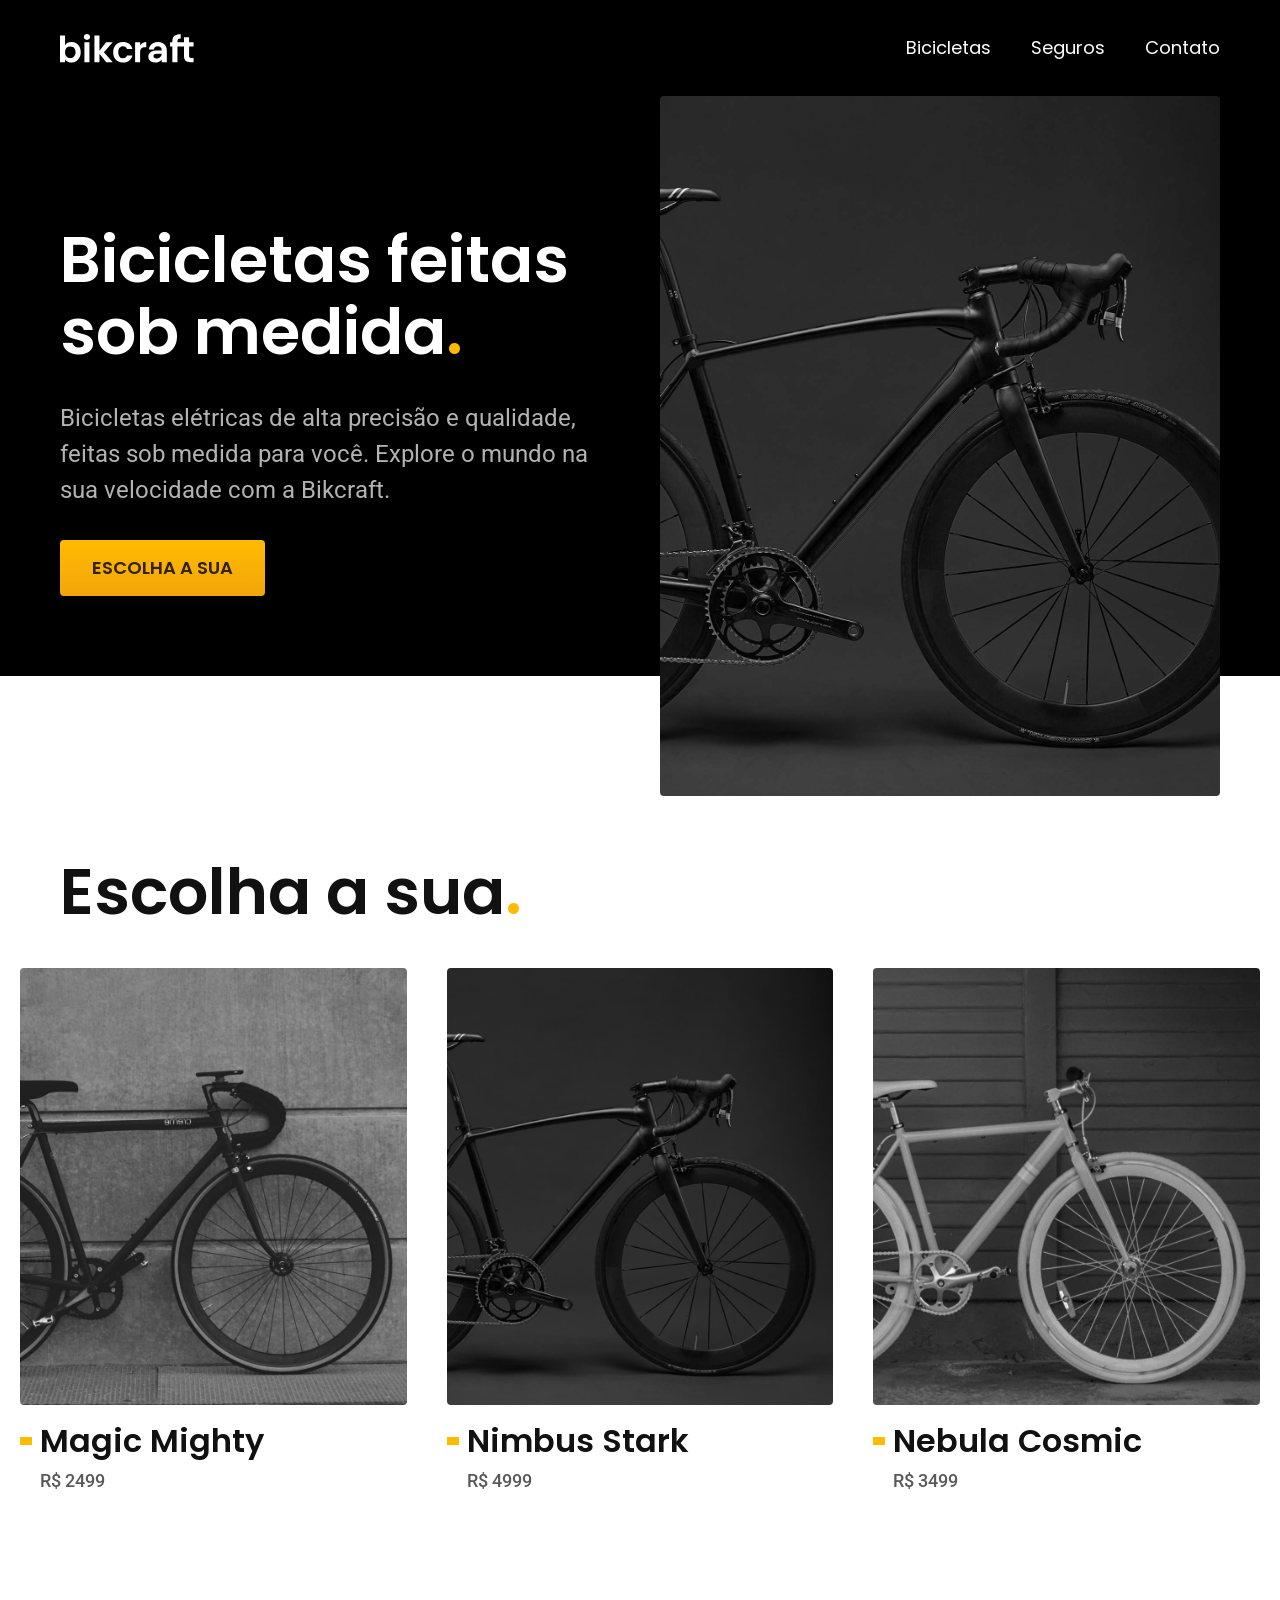
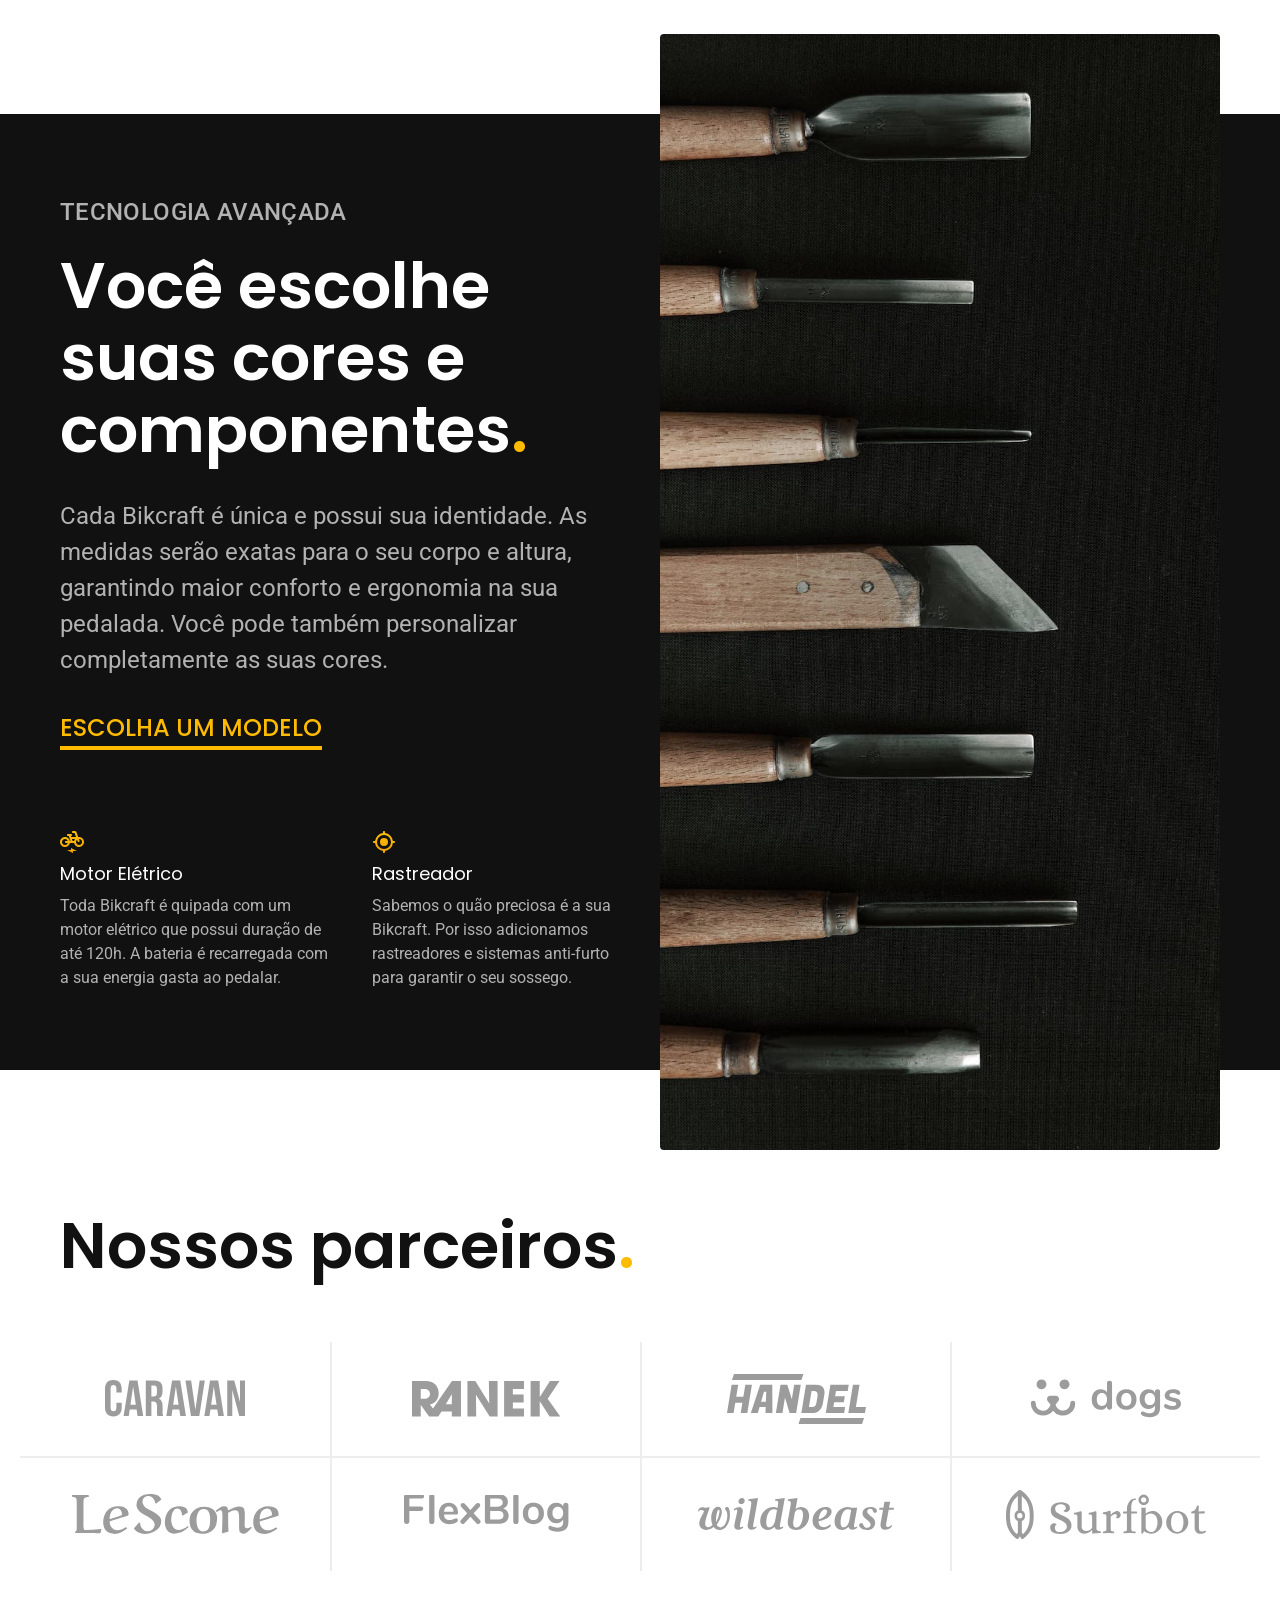
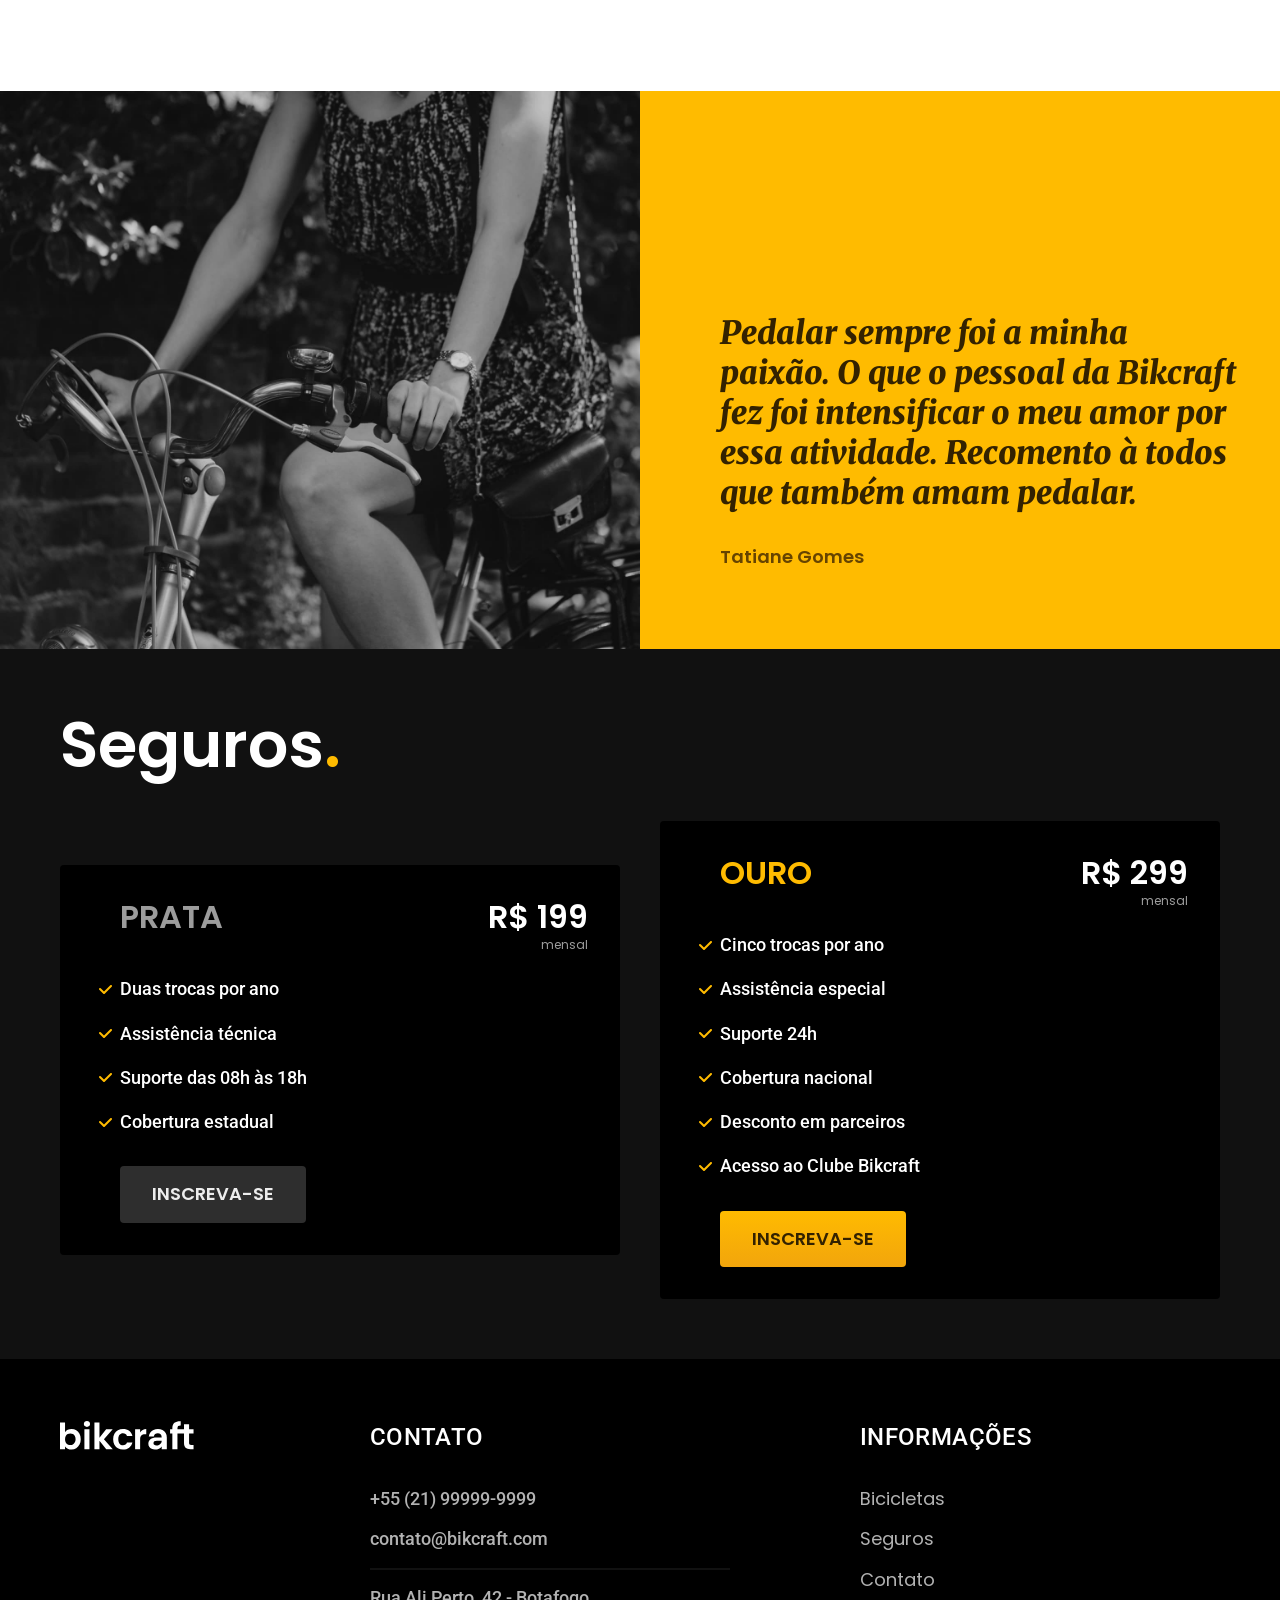
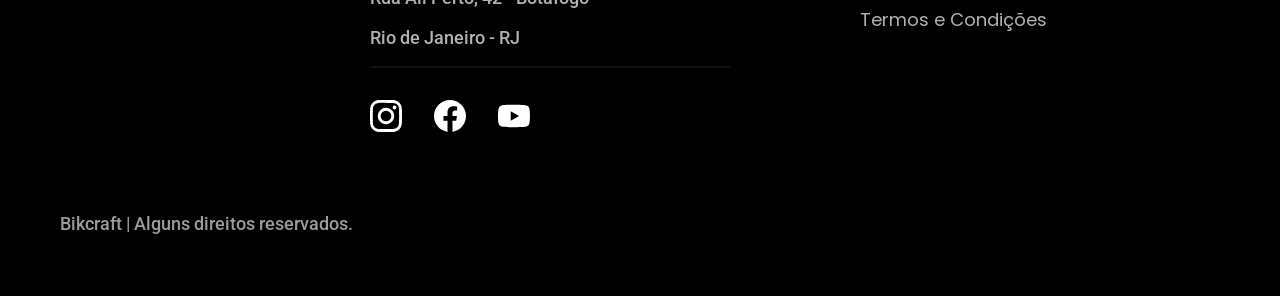
<file: index.html>
<!DOCTYPE html>

<html lang="pt-br">

<head>
    <meta charset="UTF-8">
    <meta name="viewport" content="width=device-width, initial-scale=1.0">
    <meta name="description" content="Bicicletas elétricas de alta rpecisão e qualidade, feitas sob medida para o cliente. Explore o mundo na sua velocidade com a Bikcraft.">
    <title>Bikcraft - Bicicletas Elétricas</title>
    <link rel="stylesheet" href="./css/style.css">
    <link rel="preconnect" href="https://fonts.googleapis.com">
    <link rel="preconnect" href="https://fonts.gstatic.com" crossorigin>
    <link href="https://fonts.googleapis.com/css2?family=Merriweather:ital,opsz,wght@0,18..144,300..900;1,18..144,300..900&family=Poppins:wght@400;600&family=Roboto:ital,wght@0,100..900;1,100..900&display=swap" rel="stylesheet">
</head>

<body>
    <header class="header-bg">
        <div class="header container">
            <a href="./">
                <img src="./img/bikcraft.svg" alt="Logo da Bikcraft">
            </a>

            <nav aria-label="primaria">
                <ul class="header-menu font-1-m cor-0">
                    <li><a href="./bicicletas.html">Bicicletas</a></li>
                    <li><a href="./seguros.html">Seguros</a></li>
                    <li><a href="./contato.html">Contato</a></li>
                </ul>
            </nav>
        </div>
    </header>

    <main class="introducao-bg">
        <div class="introducao container">
            <div class="introducao-conteudo">
                <h1 class="font-1-xxl cor-0">Bicicletas feitas sob medida<span class="cor-p1">.</span></h1>
                <p class="font-2-l cor-5">Bicicletas elétricas de alta precisão e qualidade, feitas sob medida para você. Explore o mundo na sua velocidade com a Bikcraft.</p>
                <a class="botao" href="./bicicletas.html">Escolha a sua</a>
            </div>
            <div>
                <img src="./img/fotos/introducao.jpg" alt="Bicicleta elétrica preta">
            </div>
        </div>
    </main>

    <article class="bicicletas-lista">
        <h2 class="container font-1-xxl">Escolha a sua<span class="cor-p1">.</span></h2>

        <ul>
            <li>
                <a href="./bicicletas/magic.html">
                    <img src="./img/bicicletas/magic-home.jpg" alt="Bicicleta preta">
                    <h3 CLASS="font-1-xl">Magic Mighty</h3>
                    <span class="font-2-m cor-8">R$ 2499</span>
                </a>
            </li>
            <li>
                <a href="./bicicletas/nimbus.html">
                    <img src="./img/bicicletas/nimbus-home.jpg" alt="Bicicleta preta">
                    <h3 CLASS="font-1-xl">Nimbus Stark</h3>
                    <span class="font-2-m cor-8">R$ 4999</span>
                </a>
            </li>
            <li>
                <a href="./bicicletas/nebula.html">
                    <img src="./img/bicicletas/nebula-home.jpg" alt="Bicicleta preta">
                    <h3 CLASS="font-1-xl">Nebula Cosmic</h3>
                    <span class="font-2-m cor-8">R$ 3499</span>
                </a>
            </li>
        </ul>
    </article>

    <article class="tecnologia-bg">
        <div class="tecnologia container">
            <div class="tecnologia-conteudo">
                <span class="font-2-l-b cor-5">Tecnologia Avançada</span>
                <h2 class="font-1-xxl cor-0">Você escolhe suas cores e componentes<span class="cor-p1">.</span></h2>
                <p class="font-2-l cor-5">Cada Bikcraft é única e possui sua identidade. As medidas serão exatas para o seu corpo e altura, garantindo maior conforto e ergonomia na sua pedalada. Você pode também personalizar completamente as suas cores.</p>
                <a class="link" href="./bicicletas.html">Escolha um modelo</a>
                <div class="tecnologia-vantagens">
                    <div>
                        <img src="./img/icones/eletrica.svg" alt="">
                        <h3 class="font-1-m cor-0">Motor Elétrico</h3>
                        <p class="font-2-s cor-5">Toda Bikcraft é quipada com um motor elétrico que possui duração de até 120h. A bateria é recarregada com a sua energia gasta ao pedalar.</p>
                    </div>
                    <div>
                        <img src="./img/icones/rastreador.svg" alt="">
                        <h3 class="font-1-m cor-0">Rastreador</h3>
                        <p class="font-2-s cor-5">Sabemos o quão preciosa é a sua Bikcraft. Por isso adicionamos rastreadores e sistemas anti-furto para garantir o seu sossego.</p>
                    </div>
                </div>
            </div>
            <div class="tecnologia-imagem">
                <img src="./img/fotos/tecnologia.jpg" alt="Imagem Decorativa">
            </div>
        </div>
    </article>

    <section class="parceiros" aria-label="Nossos Parceiros">
        <h2 class="container font-1-xxl">Nossos parceiros<span class="cor-p1">.</span></h2>

        <ul>
            <li>
                <img src="./img/parceiros/caravan.svg" alt="Caravan">
            </li>
            <li>
                <img src="./img/parceiros/ranek.svg" alt="Ranek">
            </li>
            <li>
                <img src="./img/parceiros/handel.svg" alt="Handel">
            </li>
            <li>
                <img src="./img/parceiros/dogs.svg" alt="Dogs">
            </li>
            <li>
                <img src="./img/parceiros/lescone.svg" alt="Lescone">
            </li>
            <li>
                <img src="./img/parceiros/flexblog.svg" alt="FlexBlog">
            </li>
            <li>
                <img src="./img/parceiros/wildbeast.svg" alt="Wildbeast">
            </li>
            <li>
                <img src="./img/parceiros/surfbot.svg" alt="Surfbot">
            </li>
        </ul>
    </section>

    <section class="depoimento" aria-label="Depoimento">
        <div>
            <img src="./img/fotos/depoimento.jpg" alt="Pessoa pedalando uma bicicleta Bikcraft">
        </div>
        <div class="depoimento-conteudo">
            <blockquote class="font-1-xl cor-p5">
                <p>Pedalar sempre foi a minha paixão. O que o pessoal da Bikcraft fez foi intensificar o meu amor por essa atividade. Recomento à todos que também amam pedalar.
            </blockquote>
            <span class="font-1-m-b cor-p4">Tatiane Gomes</span>
        </div>
    </section>

    <article class="seguros-bg">
        <div class="seguros container">
            <h2 class="font-1-xxl cor-0">Seguros<span class="cor-p1">.</span></h2>
            <div class="seguros-item">
                <h3 class="font-1-xl cor-6">PRATA</h3>
                <span class="font-1-xl cor-0">R$ 199<span class="font-1-xs cor-6">mensal</span></span>
                <ul class="font-2-m cor-0">
                    <li>Duas trocas por ano</li>
                    <li>Assistência técnica</li>
                    <li>Suporte das 08h às 18h</li>
                    <li>Cobertura estadual</li>
                </ul>
                <a class="botao secundario" href="./orcamento.html">Inscreva-se</a>
            </div>

            <div class="seguros-item">
                <h3 class="font-1-xl cor-p1">OURO</h3>
                <span class="font-1-xl cor-0">R$ 299<span class="font-1-xs cor-6">mensal</span></span>
                <ul class="font-2-m cor-0">
                    <li>Cinco trocas por ano</li>
                    <li>Assistência especial</li>
                    <li>Suporte 24h</li>
                    <li>Cobertura nacional</li>
                    <li>Desconto em parceiros</li>
                    <li>Acesso ao Clube Bikcraft</li>
                </ul>
                <a class="botao" href="./orcamento.html">Inscreva-se</a>
            </div>
        </div>
    </article>

    <footer class="footer-bg">
        <div class="footer container">
            <img src="./img/bikcraft.svg" alt="">
            <div class="footer-contato">
                <h3 class="font-2-l-b cor-0">Contato</h3>
                <ul class="font-2-m cor-5">
                    <li><a href="tel:+5521999999999">+55 (21) 99999-9999</a></li>
                    <li><a href="mailto:contato@bikcraft.com">contato@bikcraft.com</a></li>
                    <li>Rua Ali Perto, 42 - Botafogo</li>
                    <li>Rio de Janeiro - RJ</li>
                </ul>
                <div class="footer-redes">
                    <a href="./">
                        <img src="./img/redes/instagram.svg" alt="Instagram">
                    </a>
                    <a href="./">
                        <img src="./img/redes/facebook.svg" alt="Facebook">
                    </a>
                    <a href="./">
                        <img src="./img/redes/youtube.svg" alt="Youtube">
                    </a>
                </div>
            </div>
            <div class="footer-informacoes">
                <h3 class="font-2-l-b cor-0">Informações</h3>
                <nav>
                    <ul class="font-1-m cor-5">
                        <li><a href="./bicicletas.html">Bicicletas</a></li>
                        <li><a href="./seguros.html">Seguros</a></li>
                        <li><a href="./contato.html">Contato</a></li>
                        <li><a href="./termos.html">Termos e Condições</a></li>
                    </ul>
                </nav>
            </div>
            <p class="footer-copy font-2-m cor-6">Bikcraft | Alguns direitos reservados.</p>
        </div>
    </footer>
</body>

</html>
</file>
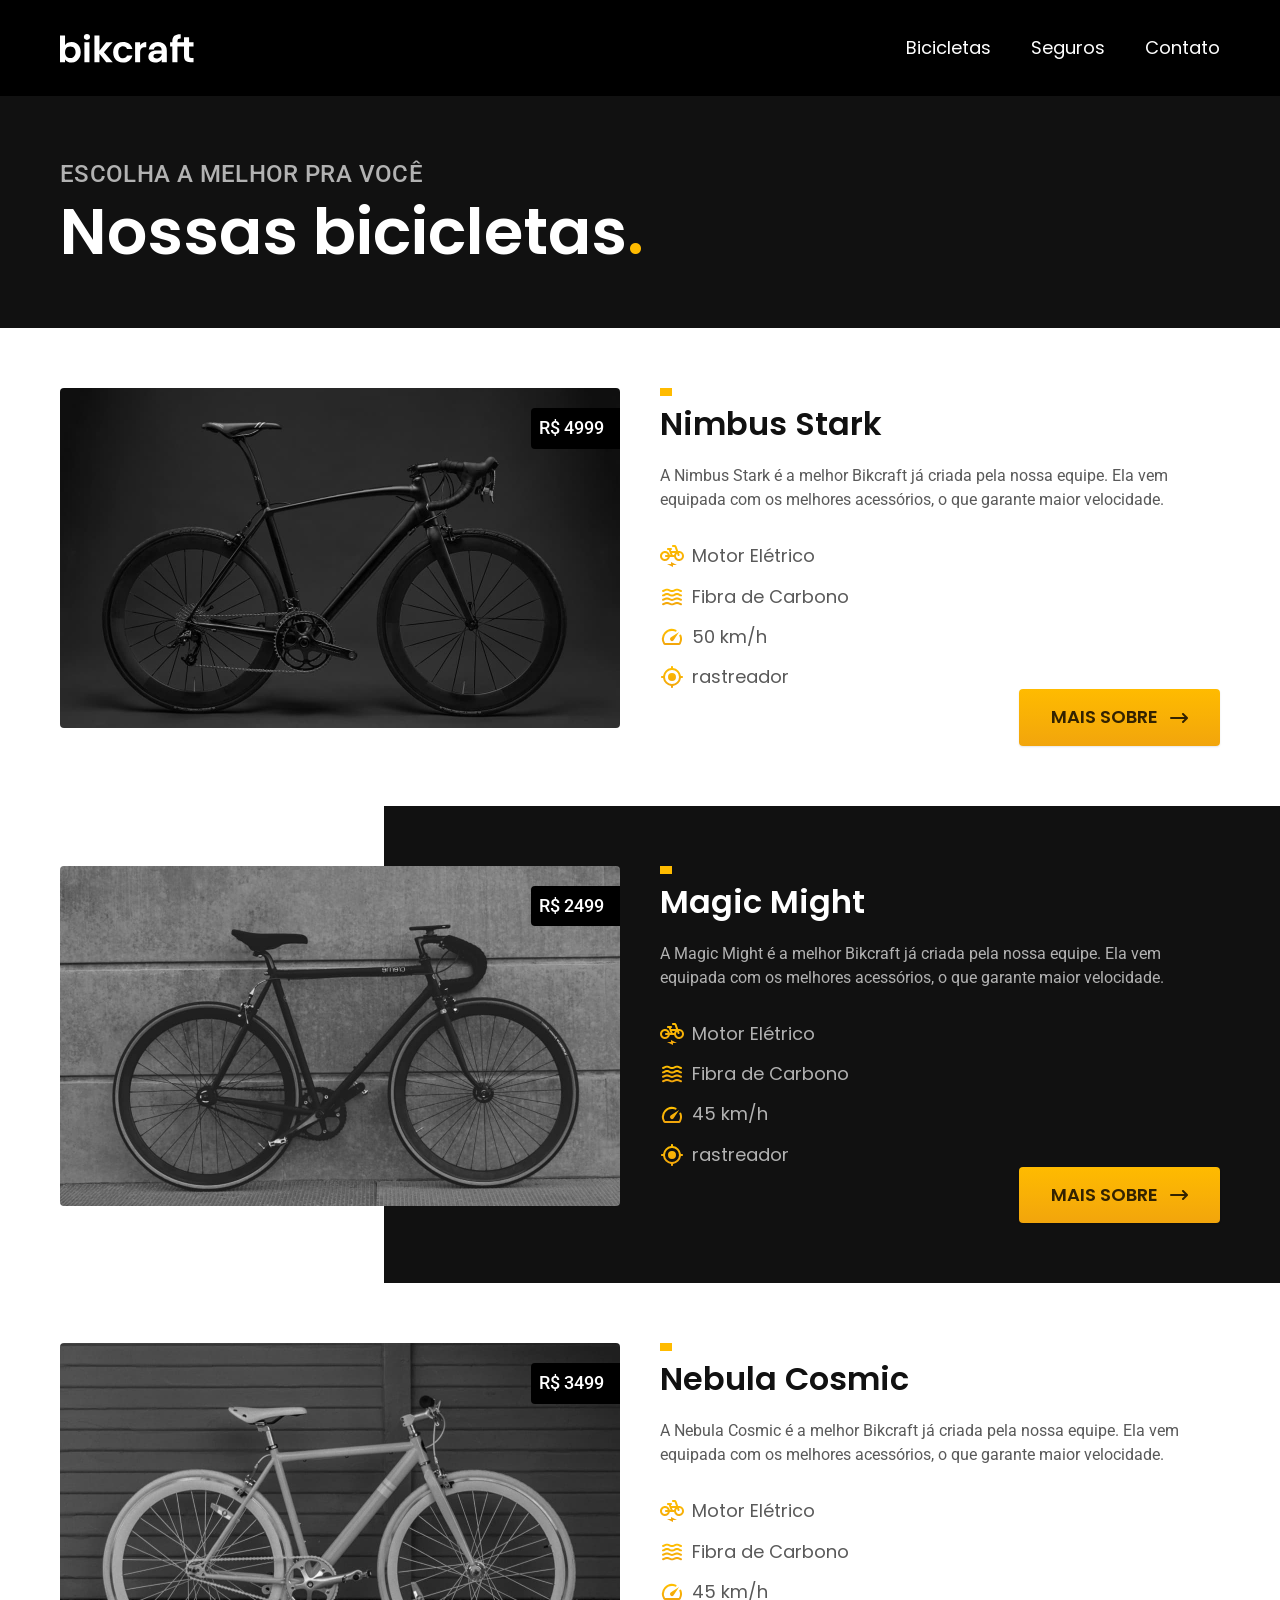
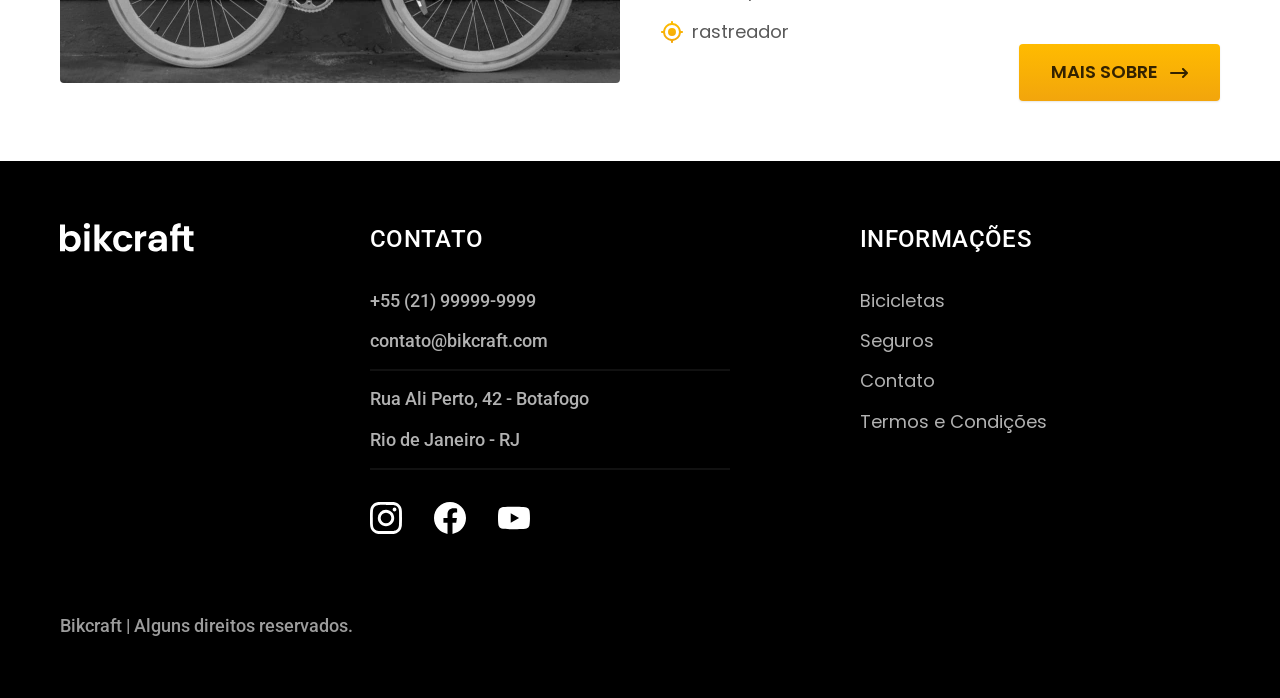
<file: bicicletas.html>
<!DOCTYPE html>

<html lang="pt-br">

<head>
    <meta charset="UTF-8">
    <meta name="viewport" content="width=device-width, initial-scale=1.0">
    <meta name="description" content="Bicicletas.">
    <title>Bicicletas | Bikcraft</title>
    <link rel="stylesheet" href="./css/style.css">
    <link rel="preconnect" href="https://fonts.googleapis.com">
    <link rel="preconnect" href="https://fonts.gstatic.com" crossorigin>
    <link href="https://fonts.googleapis.com/css2?family=Merriweather:ital,opsz,wght@0,18..144,300..900;1,18..144,300..900&family=Poppins:wght@400;600&family=Roboto:ital,wght@0,100..900;1,100..900&display=swap" rel="stylesheet">
</head>

<body id="bicicletas">
    <header class="header-bg">
        <div class="header container">
            <a href="./">
                <img src="./img/bikcraft.svg" alt="Logo da Bikcraft">
            </a>

            <nav aria-label="primaria">
                <ul class="header-menu font-1-m cor-0">
                    <li><a href="./bicicletas.html">Bicicletas</a></li>
                    <li><a href="./seguros.html">Seguros</a></li>
                    <li><a href="./contato.html">Contato</a></li>
                </ul>
            </nav>
        </div>
    </header>

    <main>
        <div class="titulo-bg">
            <div class="titulo container">
                <p class="font-2-l-b cor-5">escolha a melhor pra você</p>
                <h1 class="font-1-xxl cor-0">Nossas bicicletas<span class="cor-p1">.</span></h1>
            </div>
        </div>

        <div class="bicicletas container">
            <div class="bicicletas-imagem">
                <img src="./img/bicicletas/nimbus.jpg" alt="Bicicleta preta">
                <span class="font-2-m cor-0">R$ 4999</span>
            </div>
            <div class="bicicletas-conteudo">
                <h2 class="font-1-xl">Nimbus Stark</h2>
                <p class="font-2-s cor-8">A Nimbus Stark é a melhor Bikcraft já criada pela nossa equipe. Ela vem equipada com os melhores acessórios, o que garante maior velocidade.</p>
                <ul class="font-1-m cor-8">
                    <li><img src="./img/icones/eletrica.svg" alt="">Motor Elétrico</li>
                    <li><img src="./img/icones/carbono.svg" alt="">Fibra de Carbono</li>
                    <li><img src="./img/icones/velocidade.svg" alt="">50 km/h</li>
                    <li><img src="./img/icones/rastreador.svg" alt="">rastreador</li>
                </ul>
                <a class="botao seta" href="./bicicletas/nimbus.html">Mais Sobre</a>
            </div>
        </div>

        <div class="bicicletas-bg">
            <div class="bicicletas container">
                <div class="bicicletas-imagem">
                    <img src="./img/bicicletas/magic.jpg" alt="Bicicleta preta">
                    <span class="font-2-m cor-0">R$ 2499</span>
                </div>
                <div class="bicicletas-conteudo">
                    <h2 class="font-1-xl cor-0">Magic Might</h2>
                    <p class="font-2-s cor-5">A Magic Might é a melhor Bikcraft já criada pela nossa equipe. Ela vem equipada com os melhores acessórios, o que garante maior velocidade.</p>
                    <ul class="font-1-m cor-5">
                        <li><img src="./img/icones/eletrica.svg" alt="">Motor Elétrico</li>
                        <li><img src="./img/icones/carbono.svg" alt="">Fibra de Carbono</li>
                        <li><img src="./img/icones/velocidade.svg" alt="">45 km/h</li>
                        <li><img src="./img/icones/rastreador.svg" alt="">rastreador</li>
                    </ul>
                    <a class="botao seta" href="./bicicletas/magic.html">Mais Sobre</a>
                </div>
            </div>
        </div>

        <div class="bicicletas container">
            <div class="bicicletas-imagem">
                <img src="./img/bicicletas/nebula.jpg" alt="Bicicleta preta">
                <span class="font-2-m cor-0">R$ 3499</span>
            </div>
            <div class="bicicletas-conteudo">
                <h2 class="font-1-xl">Nebula Cosmic</h2>
                <p class="font-2-s cor-8">A Nebula Cosmic é a melhor Bikcraft já criada pela nossa equipe. Ela vem equipada com os melhores acessórios, o que garante maior velocidade.</p>
                <ul class="font-1-m cor-8">
                    <li><img src="./img/icones/eletrica.svg" alt="">Motor Elétrico</li>
                    <li><img src="./img/icones/carbono.svg" alt="">Fibra de Carbono</li>
                    <li><img src="./img/icones/velocidade.svg" alt="">45 km/h</li>
                    <li><img src="./img/icones/rastreador.svg" alt="">rastreador</li>
                </ul>
                <a class="botao seta" href="./bicicletas/nebula.html">Mais Sobre</a>
            </div>
        </div>

    </main>

    <footer class="footer-bg">
        <div class="footer container">
            <img src="./img/bikcraft.svg" alt="">
            <div class="footer-contato">
                <h3 class="font-2-l-b cor-0">Contato</h3>
                <ul class="font-2-m cor-5">
                    <li><a href="tel:+5521999999999">+55 (21) 99999-9999</a></li>
                    <li><a href="mailto:contato@bikcraft.com">contato@bikcraft.com</a></li>
                    <li>Rua Ali Perto, 42 - Botafogo</li>
                    <li>Rio de Janeiro - RJ</li>
                </ul>
                <div class="footer-redes">
                    <a href="./">
                        <img src="./img/redes/instagram.svg" alt="Instagram">
                    </a>
                    <a href="./">
                        <img src="./img/redes/facebook.svg" alt="Facebook">
                    </a>
                    <a href="./">
                        <img src="./img/redes/youtube.svg" alt="Youtube">
                    </a>
                </div>
            </div>
            <div class="footer-informacoes">
                <h3 class="font-2-l-b cor-0">Informações</h3>
                <nav>
                    <ul class="font-1-m cor-5">
                        <li><a href="./bicicletas.html">Bicicletas</a></li>
                        <li><a href="./seguros.html">Seguros</a></li>
                        <li><a href="./contato.html">Contato</a></li>
                        <li><a href="./termos.html">Termos e Condições</a></li>
                    </ul>
                </nav>
            </div>
            <p class="footer-copy font-2-m cor-6">Bikcraft | Alguns direitos reservados.</p>
        </div>
    </footer>
</body>

</html>
</file>
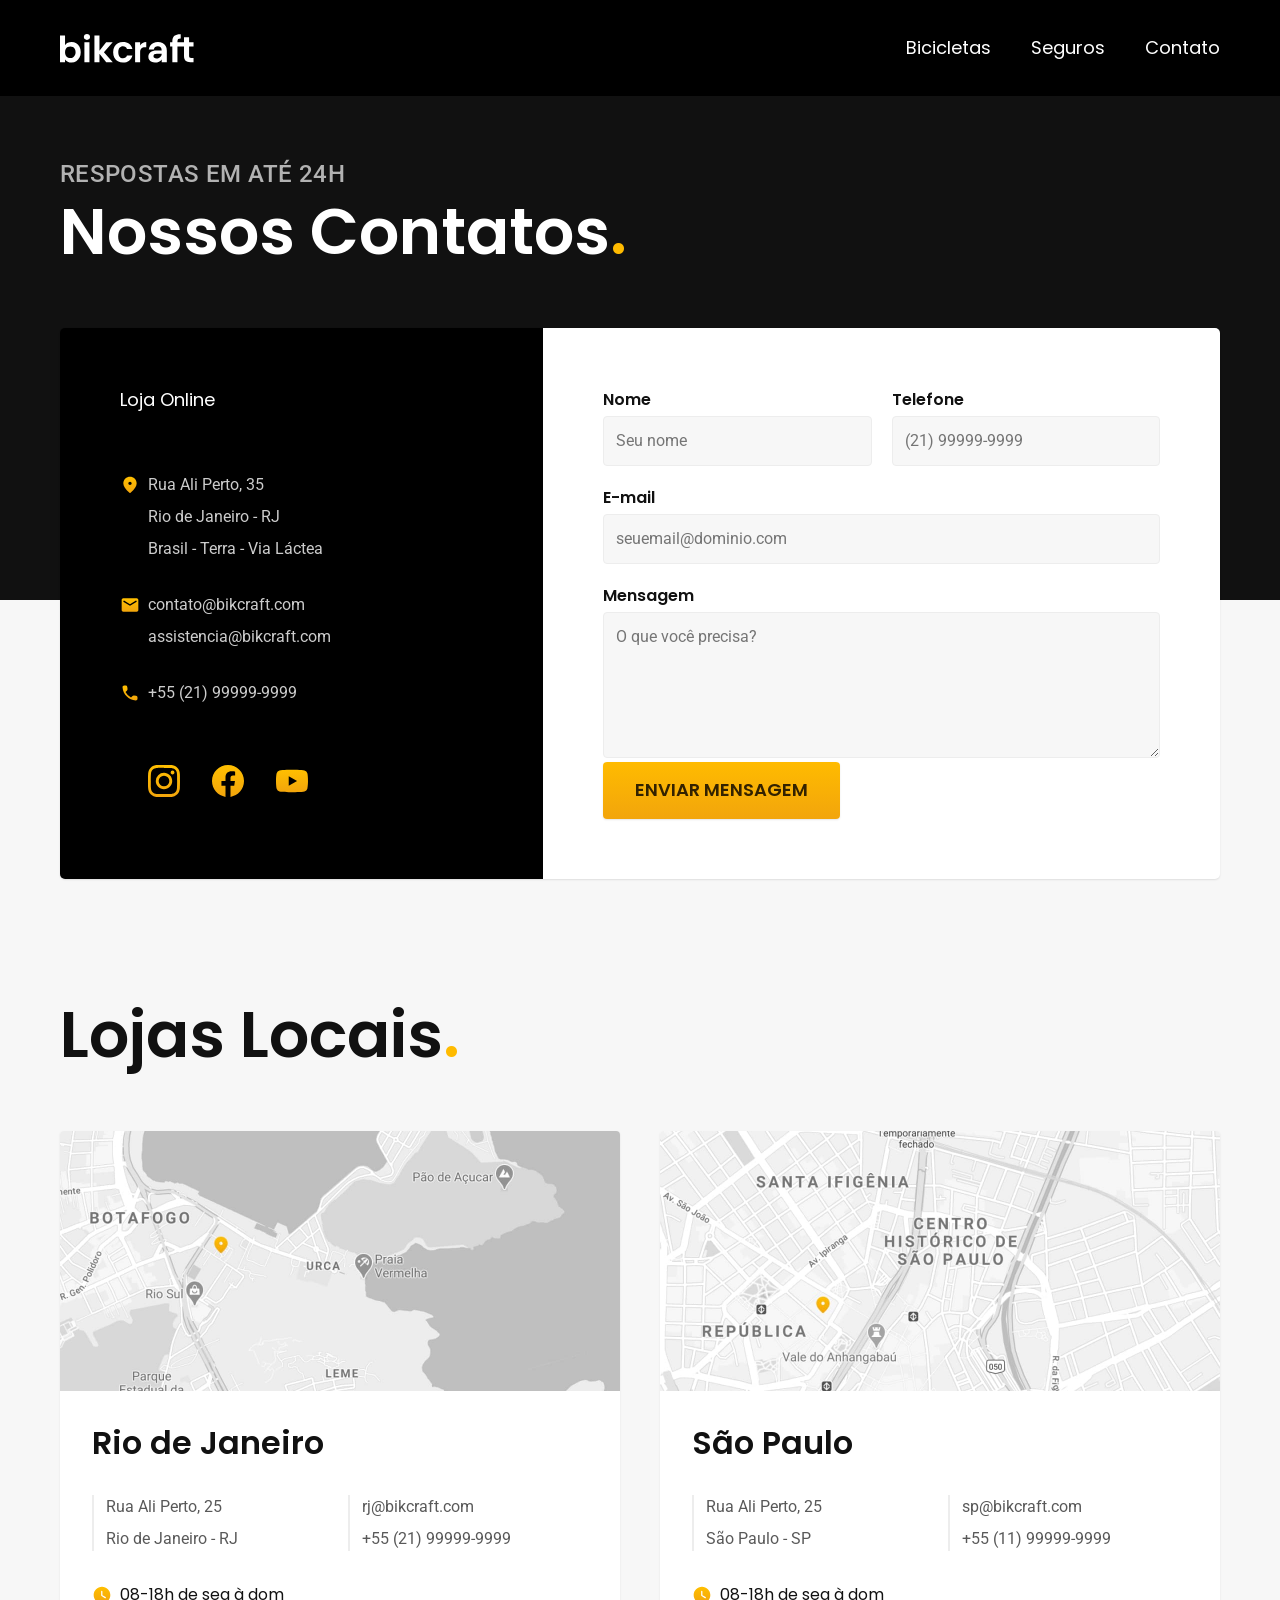
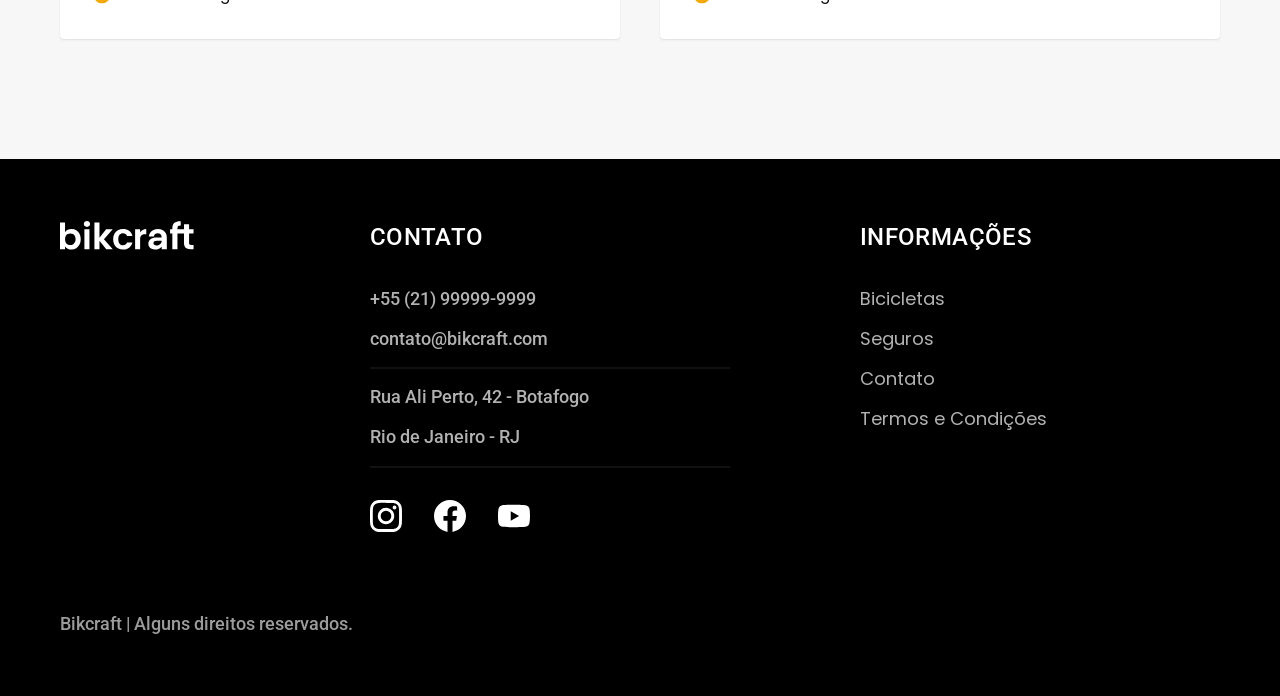
<file: contato.html>
<!DOCTYPE html>

<html lang="pt-br">

<head>
    <meta charset="UTF-8">
    <meta name="viewport" content="width=device-width, initial-scale=1.0">
    <meta name="description" content="Contato.">
    <title>Contato | Bikcraft</title>
    <link rel="stylesheet" href="./css/style.css">
    <link rel="preconnect" href="https://fonts.googleapis.com">
    <link rel="preconnect" href="https://fonts.gstatic.com" crossorigin>
    <link href="https://fonts.googleapis.com/css2?family=Merriweather:ital,opsz,wght@0,18..144,300..900;1,18..144,300..900&family=Poppins:wght@400;600&family=Roboto:ital,wght@0,100..900;1,100..900&display=swap" rel="stylesheet">
</head>

<body id="contato">
    <header class="header-bg">
        <div class="header container">
            <a href="./">
                <img src="./img/bikcraft.svg" alt="Logo da Bikcraft">
            </a>

            <nav aria-label="primaria">
                <ul class="header-menu font-1-m cor-0">
                    <li><a href="./bicicletas.html">Bicicletas</a></li>
                    <li><a href="./seguros.html">Seguros</a></li>
                    <li><a href="./contato.html">Contato</a></li>
                </ul>
            </nav>
        </div>
    </header>

    <main>
        <div class="titulo-bg">
            <div class="titulo container">
                <p class="font-2-l-b cor-5">Respostas em até 24h</p>
                <h1 class="font-1-xxl cor-0">Nossos Contatos<span class="cor-p1">.</span></h1>
            </div>
        </div>

        <div class="contato container">
            <section class="contato-dados" aria-label="Endereço">
                <h2 class="font-1-m cor-0">Loja Online</h2>
                <div class="contato-endereco font-2-s cor-4">
                    <p>Rua Ali Perto, 35</p>
                    <p>Rio de Janeiro - RJ</p>
                    <p>Brasil - Terra - Via Láctea</p>
                </div>
                <address class="contato-meios font-2-s cor-4">
                    <a href="mailto:contato@bikcraft.com">contato@bikcraft.com</a>
                    <a href="mailto:assistencia@bikcraft.com">assistencia@bikcraft.com</a>
                    <a href="tel:+5521999999999">+55 (21) 99999-9999</a>
                </address>
                <div class="contato-redes">
                    <a href="./">
                        <img src="./img/redes/instagram-p.svg" alt="Instagram">
                    </a>
                    <a href="./">
                        <img src="./img/redes/facebook-p.svg" alt="Facebook">
                    </a>
                    <a href="./">
                        <img src="./img/redes/youtube-p.svg" alt="Youtube">
                    </a>
                </div>
            </section>
            <section class="contato-formulario" aria-label="Formulário">
                <form class="form" action="./contato.html">
                    <div>
                        <label for="nome">Nome</label>
                        <input type="text" id="nome" name="nome" placeholder="Seu nome">
                    </div>
                    <div>
                        <label for="telefone">Telefone</label>
                        <input type="tel" id="telefone" name="telefone" placeholder="(21) 99999-9999">
                    </div>
                    <div class="col-2">
                        <label for="email">E-mail</label>
                        <input type="email" id="email" name="email" placeholder="seuemail@dominio.com">
                    </div>
                    <div class="col-2">
                        <label for="mensagem">Mensagem</label>
                        <textarea rows="5" id="mensagem" name="mensagem" placeholder="O que você precisa?"></textarea>
                        <button class="botao col-2">Enviar Mensagem</button>
                    </div>
                </form>
            </section>
        </div>
    </main>

    <article class=" lojas container">
        <h2 class="font-1-xxl">Lojas Locais<span class="cor-p1">.</span></h2>
        <div class="lojas-item">
            <img src="./img/lojas/rj.jpg" alt="mapa marcando o endereço em Rua Ali Perto, 25 - Rio de Janeiro - RJ">
            <div class="lojas-conteudo">
                <h3 class="font-1-xl">Rio de Janeiro</h3>
                <div class="lojas-dados font-2-s cor-8">
                    <p>Rua Ali Perto, 25</p>
                    <p>Rio de Janeiro - RJ</p>
                </div>
                <div class="lojas-dados font-2-s cor-8">
                    <a href="mailto:rj@bikcraft.com">rj@bikcraft.com</a>
                    <a href="tel:+5521999999999">+55 (21) 99999-9999</a>
                </div>
                <p class="lojas-tempo font-1-s"><img src="./img/icones/horario.svg" alt="">08-18h de seg à dom</p>
            </div>
        </div>

        <div class="lojas-item">
            <img src="./img/lojas/sp.jpg" alt="mapa marcando o endereço em Rua Ali Perto, 25 - São Paulo - SP">
            <div class="lojas-conteudo">
                <h3 class="font-1-xl">São Paulo</h3>
                <div class="lojas-dados font-2-s cor-8">
                    <p>Rua Ali Perto, 25</p>
                    <p>São Paulo - SP</p>
                </div>
                <div class="lojas-dados font-2-s cor-8">
                    <a href="mailto:sp@bikcraft.com">sp@bikcraft.com</a>
                    <a href="tel:+5511999999999">+55 (11) 99999-9999</a>
                </div>
                <p class="lojas-tempo font-1-s"><img src="./img/icones/horario.svg" alt="">08-18h de seg à dom</p>
            </div>
        </div>
    </article>

    <footer class="footer-bg">
        <div class="footer container">
            <img src="./img/bikcraft.svg" alt="">
            <div class="footer-contato">
                <h3 class="font-2-l-b cor-0">Contato</h3>
                <ul class="font-2-m cor-5">
                    <li><a href="tel:+5521999999999">+55 (21) 99999-9999</a></li>
                    <li><a href="mailto:contato@bikcraft.com">contato@bikcraft.com</a></li>
                    <li>Rua Ali Perto, 42 - Botafogo</li>
                    <li>Rio de Janeiro - RJ</li>
                </ul>
                <div class="footer-redes">
                    <a href="./">
                        <img src="./img/redes/instagram.svg" alt="Instagram">
                    </a>
                    <a href="./">
                        <img src="./img/redes/facebook.svg" alt="Facebook">
                    </a>
                    <a href="./">
                        <img src="./img/redes/youtube.svg" alt="Youtube">
                    </a>
                </div>
            </div>
            <div class="footer-informacoes">
                <h3 class="font-2-l-b cor-0">Informações</h3>
                <nav>
                    <ul class="font-1-m cor-5">
                        <li><a href="./bicicletas.html">Bicicletas</a></li>
                        <li><a href="./seguros.html">Seguros</a></li>
                        <li><a href="./contato.html">Contato</a></li>
                        <li><a href="./termos.html">Termos e Condições</a></li>
                    </ul>
                </nav>
            </div>
            <p class="footer-copy font-2-m cor-6">Bikcraft | Alguns direitos reservados.</p>
        </div>
    </footer>
</body>

</html>
</file>
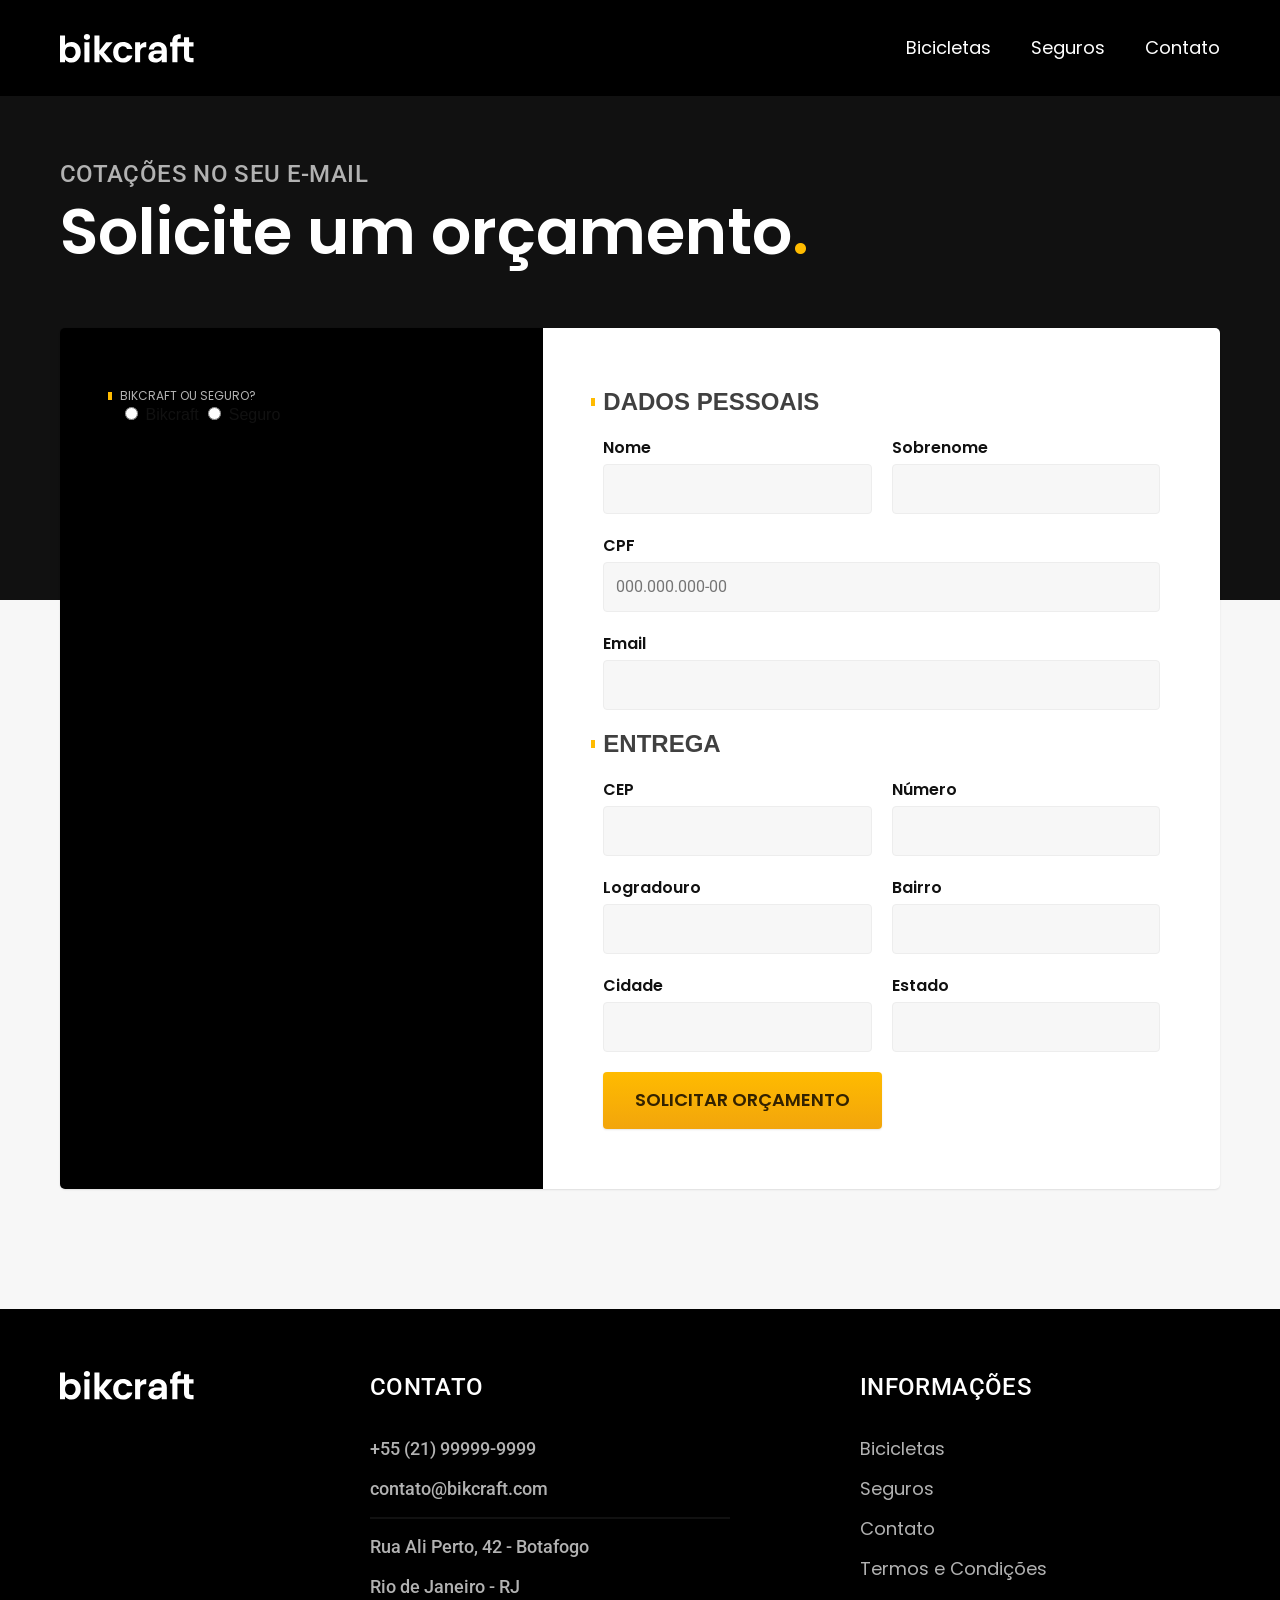
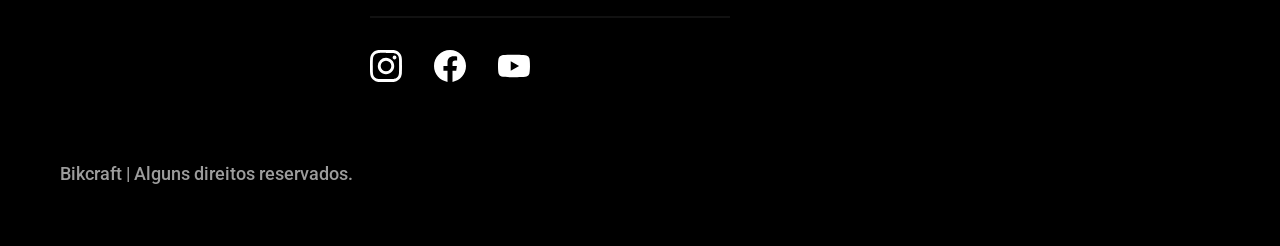
<file: orcamento.html>
<!DOCTYPE html>

<html lang="pt-br">

<head>
    <meta charset="UTF-8">
    <meta name="viewport" content="width=device-width, initial-scale=1.0">
    <meta name="description" content="Orçamento.">
    <title>Orçamento | Bikcraft</title>
    <link rel="stylesheet" href="./css/style.css">
    <link rel="preconnect" href="https://fonts.googleapis.com">
    <link rel="preconnect" href="https://fonts.gstatic.com" crossorigin>
    <link href="https://fonts.googleapis.com/css2?family=Merriweather:ital,opsz,wght@0,18..144,300..900;1,18..144,300..900&family=Poppins:wght@400;600&family=Roboto:ital,wght@0,100..900;1,100..900&display=swap" rel="stylesheet">
</head>

<body id="orcamento">
    <header class="header-bg">
        <div class="header container">
            <a href="./">
                <img src="./img/bikcraft.svg" alt="Logo da Bikcraft">
            </a>

            <nav aria-label="primaria">
                <ul class="header-menu font-1-m cor-0">
                    <li><a href="./bicicletas.html">Bicicletas</a></li>
                    <li><a href="./seguros.html">Seguros</a></li>
                    <li><a href="./contato.html">Contato</a></li>
                </ul>
            </nav>
        </div>
    </header>

    <main>
        <div class="titulo-bg">
            <div class="titulo container">
                <p class="font-2-l-b cor-5">Cotações no seu e-mail</p>
                <h1 class="font-1-xxl cor-0">Solicite um orçamento<span class="cor-p1">.</span></h1>
            </div>
        </div>

        <form class="orcamento container" action="./">
            <div class="orcamento-produto">
                <h2 class="font-1-xs cor-5">Bikcraft ou Seguro?</h2>

                <input type="radio" name="tipo" value="bikcraft" id="bikcraft">
                <label for="bikcraft">Bikcraft</label>

                <input type="radio" name="tipo" value="seguro" id="seguro">
                <label for="seguro">Seguro</label>

                <div class="orcamento-conteudo" id="orcamento-bikcraft">
                    <h2 class="font-1-m cor-5">Escolha a sua (BIKCRAFT)</h2>
                </div>

                <div class="orcamento-conteudo" id="orcamento-seguro">
                    <h2 class="font-1-m cor-5">Escolha o plano</h2>
                </div>
            </div>

            <div class="orcamento-dados form">
                <h2 class="font-1-sx cor-9 col-2">Dados Pessoais</h2>
                <div>
                    <label for="nome">Nome</label>
                    <input type="text" id="nome" name="nome">
                </div>
                <div>
                    <label for="sobrenome">Sobrenome</label>
                    <input type="text" id="sobrenome" name="sobrenome">
                </div>
                <div class="col-2">
                    <label for="cpf">CPF</label>
                    <input type="text" id="cpf" name="cpf" placeholder="000.000.000-00">
                </div>
                <div class="col-2">
                    <label for="email">Email</label>
                    <input type="email" id="email" name="email">
                </div>
                <h2 class="font-1-sx cor-9 col-2">Entrega</h2>
                <div>
                    <label for="cep">CEP</label>
                    <input type="text" id="cep" name="cep">
                </div>
                <div>
                    <label for="numero">Número</label>
                    <input type="text" id="numero" name="numero">
                </div>
                <div>
                    <label for="logradouro">Logradouro</label>
                    <input type="text" id="logradouro" name="logradouro">
                </div>
                <div>
                    <label for="bairro">Bairro</label>
                    <input type="text" id="bairro" name="bairro">
                </div>
                <div>
                    <label for="cidade">Cidade</label>
                    <input type="text" id="cidade" name="cidade">
                </div>
                <div>
                    <label for="estado">Estado</label>
                    <input type="text" id="estado" name="estado">
                </div>
                <button class="botao col-2">Solicitar Orçamento</button>
            </div>
        </form>
    </main>

    <footer class="footer-bg">
        <div class="footer container">
            <img src="./img/bikcraft.svg" alt="">
            <div class="footer-contato">
                <h3 class="font-2-l-b cor-0">Contato</h3>
                <ul class="font-2-m cor-5">
                    <li><a href="tel:+5521999999999">+55 (21) 99999-9999</a></li>
                    <li><a href="mailto:contato@bikcraft.com">contato@bikcraft.com</a></li>
                    <li>Rua Ali Perto, 42 - Botafogo</li>
                    <li>Rio de Janeiro - RJ</li>
                </ul>
                <div class="footer-redes">
                    <a href="./">
                        <img src="./img/redes/instagram.svg" alt="Instagram">
                    </a>
                    <a href="./">
                        <img src="./img/redes/facebook.svg" alt="Facebook">
                    </a>
                    <a href="./">
                        <img src="./img/redes/youtube.svg" alt="Youtube">
                    </a>
                </div>
            </div>
            <div class="footer-informacoes">
                <h3 class="font-2-l-b cor-0">Informações</h3>
                <nav>
                    <ul class="font-1-m cor-5">
                        <li><a href="./bicicletas.html">Bicicletas</a></li>
                        <li><a href="./seguros.html">Seguros</a></li>
                        <li><a href="./contato.html">Contato</a></li>
                        <li><a href="./termos.html">Termos e Condições</a></li>
                    </ul>
                </nav>
            </div>
            <p class="footer-copy font-2-m cor-6">Bikcraft | Alguns direitos reservados.</p>
        </div>
    </footer>
</body>

</html>
</file>
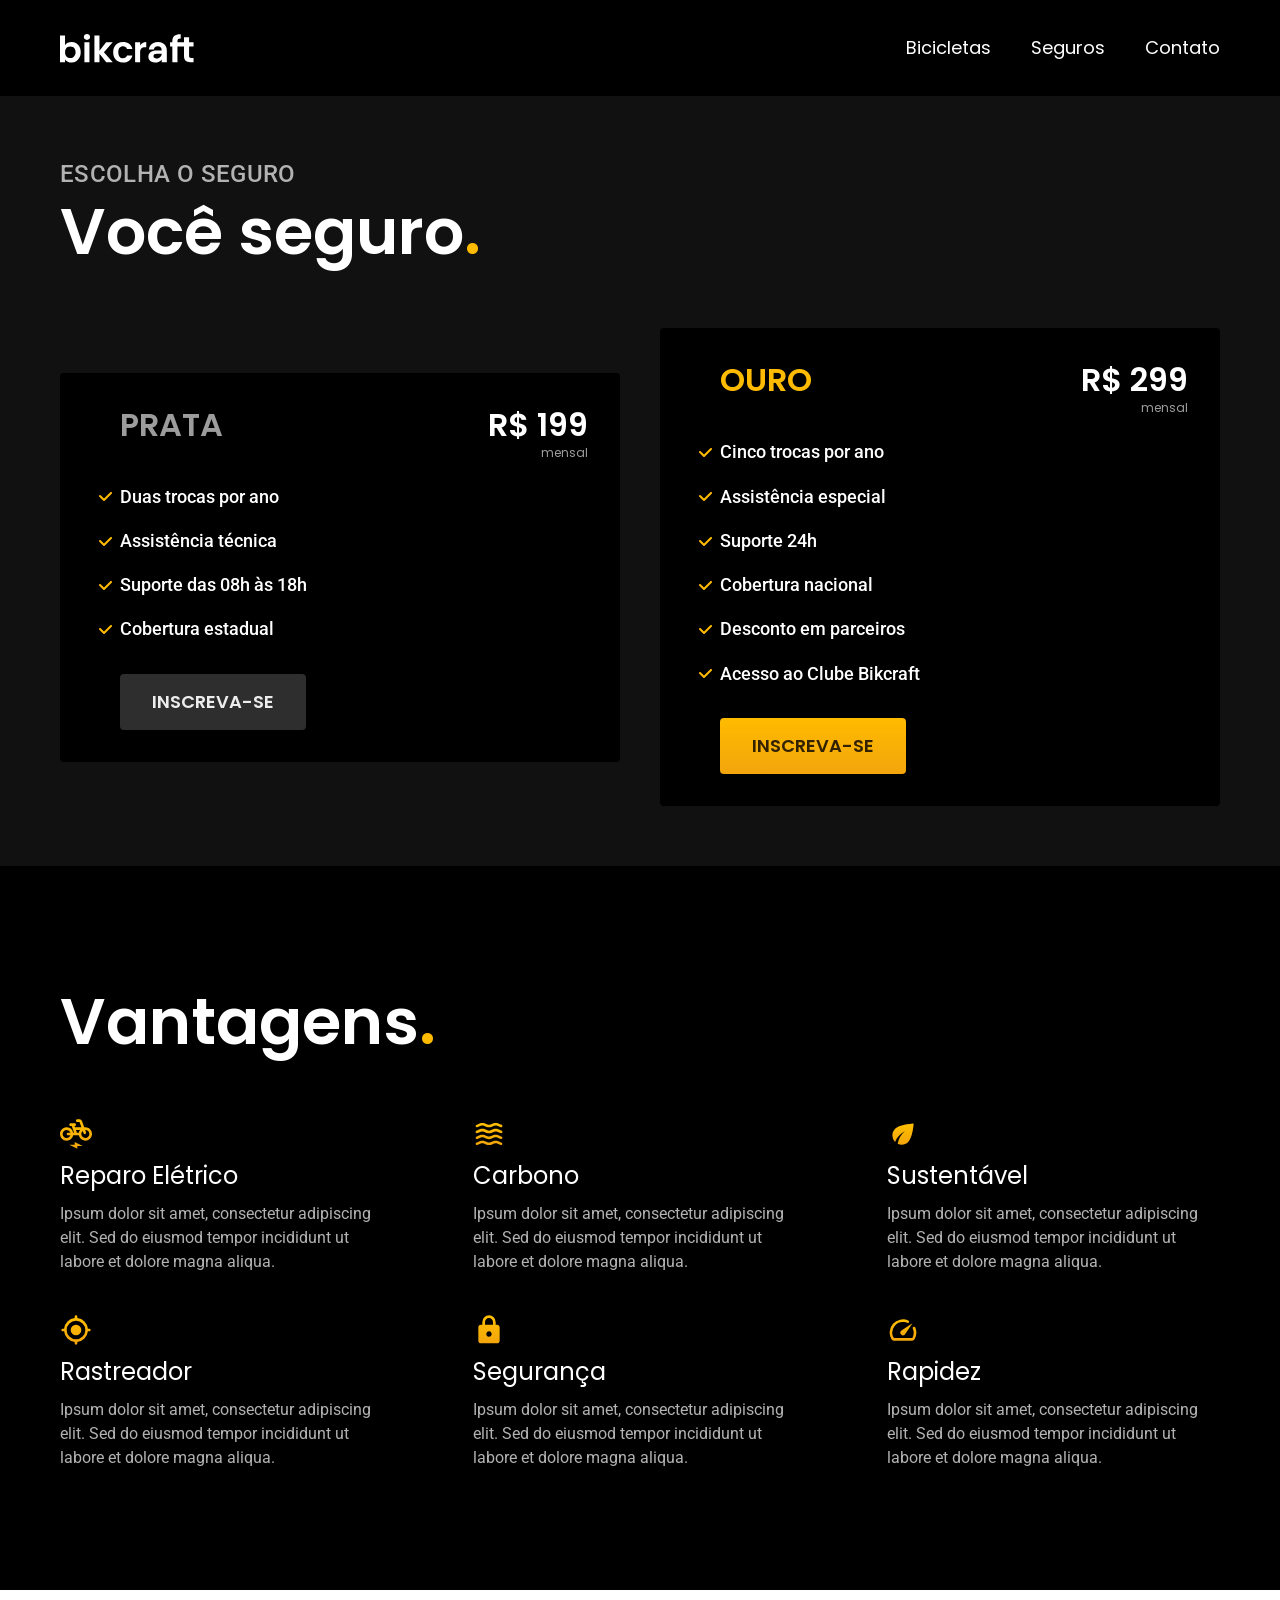
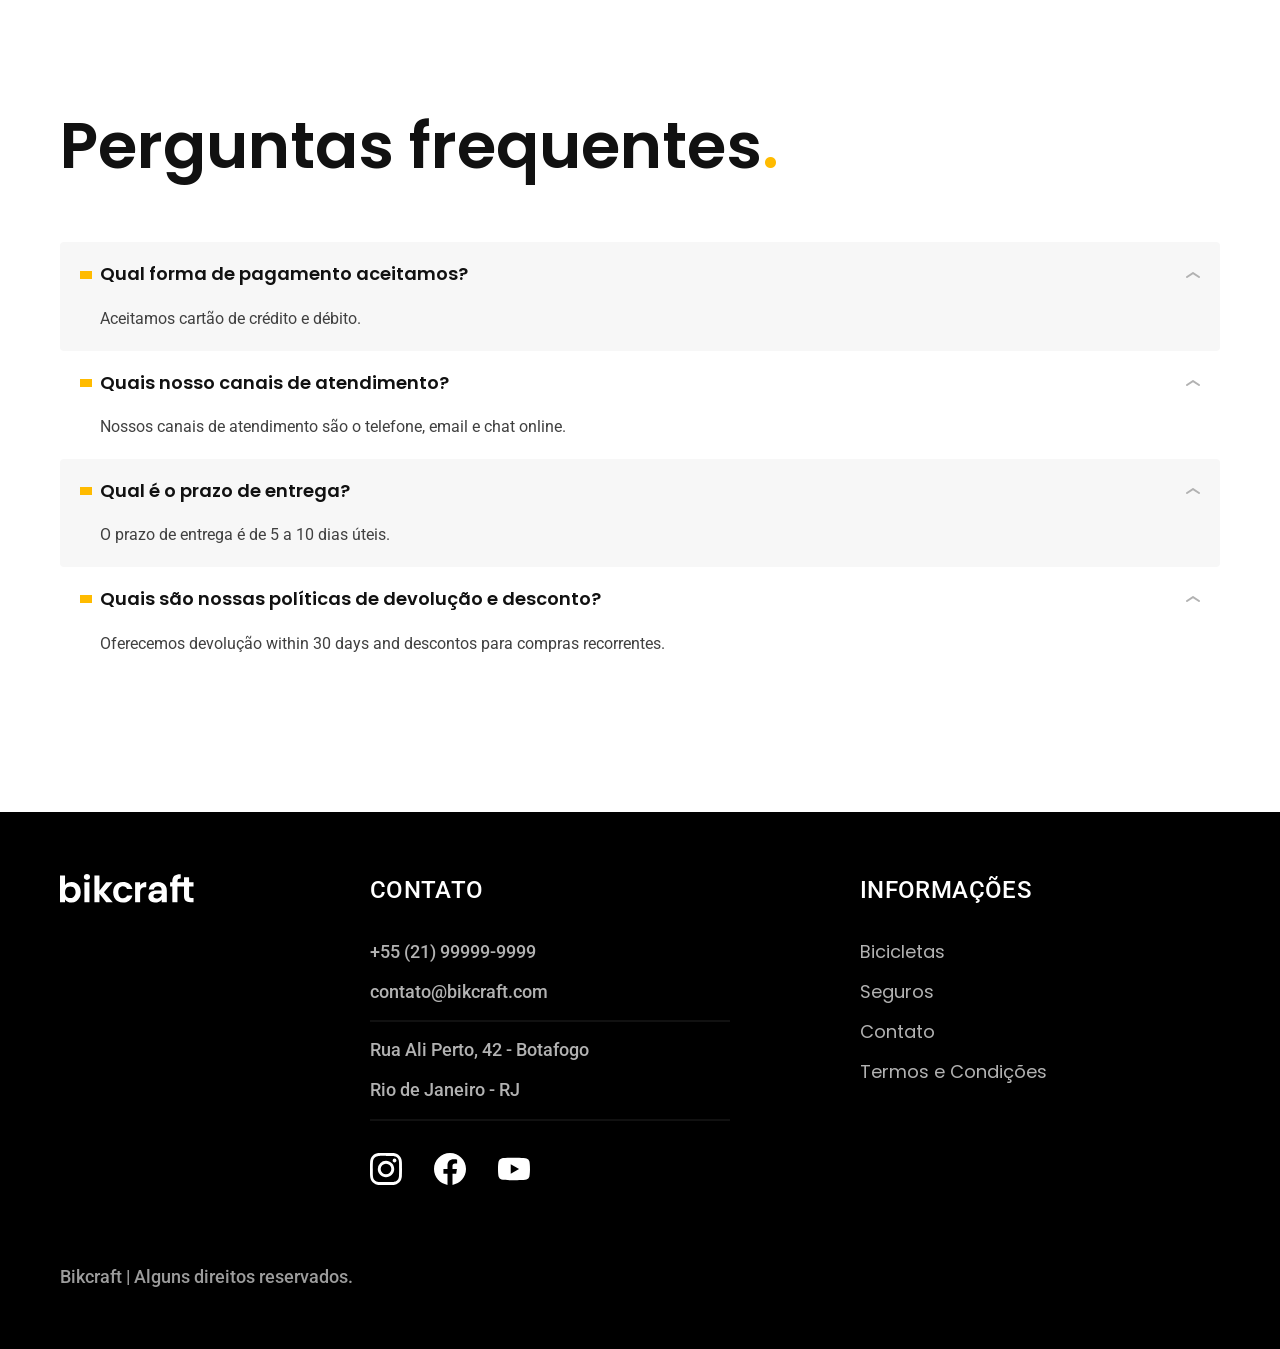
<file: seguros.html>
<!DOCTYPE html>

<html lang="pt-br">

<head>
    <meta charset="UTF-8">
    <meta name="viewport" content="width=device-width, initial-scale=1.0">
    <meta name="description" content="Seguros.">
    <title>Seguros | Bikcraft</title>
    <link rel="stylesheet" href="./css/style.css">
    <link rel="preconnect" href="https://fonts.googleapis.com">
    <link rel="preconnect" href="https://fonts.gstatic.com" crossorigin>
    <link href="https://fonts.googleapis.com/css2?family=Merriweather:ital,opsz,wght@0,18..144,300..900;1,18..144,300..900&family=Poppins:wght@400;600&family=Roboto:ital,wght@0,100..900;1,100..900&display=swap" rel="stylesheet">
</head>

<body id="seguros">
    <header class="header-bg">
        <div class="header container">
            <a href="./">
                <img src="./img/bikcraft.svg" alt="Logo da Bikcraft">
            </a>

            <nav aria-label="primaria">
                <ul class="header-menu font-1-m cor-0">
                    <li><a href="./bicicletas.html">Bicicletas</a></li>
                    <li><a href="./seguros.html">Seguros</a></li>
                    <li><a href="./contato.html">Contato</a></li>
                </ul>
            </nav>
        </div>
    </header>

    <main class="seguros-bg">
        <div class="titulo-bg">
            <div class="titulo container">
                <p class="font-2-l-b cor-5">Escolha o seguro</p>
                <h1 class="font-1-xxl cor-0">Você seguro<span class="cor-p1">.</span></h1>
            </div>
        </div>

        <div class="seguros container">
            <div class="seguros-item">
                <h3 class="font-1-xl cor-6">PRATA</h3>
                <span class="font-1-xl cor-0">R$ 199<span class="font-1-xs cor-6">mensal</span></span>
                <ul class="font-2-m cor-0">
                    <li>Duas trocas por ano</li>
                    <li>Assistência técnica</li>
                    <li>Suporte das 08h às 18h</li>
                    <li>Cobertura estadual</li>
                </ul>
                <a class="botao secundario" href="./orcamento.html">Inscreva-se</a>
            </div>

            <div class="seguros-item">
                <h3 class="font-1-xl cor-p1">OURO</h3>
                <span class="font-1-xl cor-0">R$ 299<span class="font-1-xs cor-6">mensal</span></span>
                <ul class="font-2-m cor-0">
                    <li>Cinco trocas por ano</li>
                    <li>Assistência especial</li>
                    <li>Suporte 24h</li>
                    <li>Cobertura nacional</li>
                    <li>Desconto em parceiros</li>
                    <li>Acesso ao Clube Bikcraft</li>
                </ul>
                <a class="botao" href="./orcamento.html">Inscreva-se</a>
            </div>
        </div>
    </main>

    <article class="vantagens-bg">
        <div class="vantagens container">
            <h2 class="font-1-xxl cor-0">Vantagens<span class="cor-p1">.</span></h2>
            <ul>
                <li>
                    <img src="./img/icones/eletrica.svg" alt="">
                    <h3 class="font-1-l cor-0">Reparo Elétrico</h3>
                    <p class="font-2-s cor-5">Ipsum dolor sit amet, consectetur adipiscing elit. Sed do eiusmod tempor incididunt ut labore et dolore magna aliqua.</p>
                </li>
                <li>
                    <img src="./img/icones/carbono.svg" alt="">
                    <h3 class="font-1-l cor-0">Carbono</h3>
                    <p class="font-2-s cor-5">Ipsum dolor sit amet, consectetur adipiscing elit. Sed do eiusmod tempor incididunt ut labore et dolore magna aliqua.</p>
                </li>
                <li>
                    <img src="./img/icones/sustentavel.svg" alt="">
                    <h3 class="font-1-l cor-0">Sustentável</h3>
                    <p class="font-2-s cor-5">Ipsum dolor sit amet, consectetur adipiscing elit. Sed do eiusmod tempor incididunt ut labore et dolore magna aliqua.</p>
                </li>
                <li>
                    <img src="./img/icones/rastreador.svg" alt="">
                    <h3 class="font-1-l cor-0">Rastreador</h3>
                    <p class="font-2-s cor-5">Ipsum dolor sit amet, consectetur adipiscing elit. Sed do eiusmod tempor incididunt ut labore et dolore magna aliqua.</p>
                </li>
                <li>
                    <img src="./img/icones/seguro.svg" alt="">
                    <h3 class="font-1-l cor-0">Segurança</h3>
                    <p class="font-2-s cor-5">Ipsum dolor sit amet, consectetur adipiscing elit. Sed do eiusmod tempor incididunt ut labore et dolore magna aliqua.</p>
                </li>
                <li>
                    <img src="./img/icones/velocidade.svg" alt="">
                    <h3 class="font-1-l cor-0">Rapidez</h3>
                    <p class="font-2-s cor-5">Ipsum dolor sit amet, consectetur adipiscing elit. Sed do eiusmod tempor incididunt ut labore et dolore magna aliqua.</p>
                </li>
            </ul>
        </div>
    </article>

    <article class="perguntas container">
        <h2 class="font-1-xxl">Perguntas frequentes<span class="cor-p1">.</span></h2>
        <dl>
            <div>
                <dt class="font-1-m-b">Qual forma de pagamento aceitamos?</dt>
                <dd class="font-2-s cor-9">Aceitamos cartão de crédito e débito.</dd>
            </div>
            <div>
                <dt class="font-1-m-b">Quais nosso canais de atendimento?</dt>
                <dd class="font-2-s cor-9">Nossos canais de atendimento são o telefone, email e chat online.</dd>
            </div>
            <div>
                <dt class="font-1-m-b">Qual é o prazo de entrega?</dt>
                <dd class="font-2-s cor-9">O prazo de entrega é de 5 a 10 dias úteis.</dd>
            </div>
            <div>
                <dt class="font-1-m-b">Quais são nossas políticas de devolução e desconto?</dt>
                <dd class="font-2-s cor-9">Oferecemos devolução within 30 days and descontos para compras recorrentes.</dd>
            </div>
        </dl>
    </article>

    <footer class="footer-bg">
        <div class="footer container">
            <img src="./img/bikcraft.svg" alt="">
            <div class="footer-contato">
                <h3 class="font-2-l-b cor-0">Contato</h3>
                <ul class="font-2-m cor-5">
                    <li><a href="tel:+5521999999999">+55 (21) 99999-9999</a></li>
                    <li><a href="mailto:contato@bikcraft.com">contato@bikcraft.com</a></li>
                    <li>Rua Ali Perto, 42 - Botafogo</li>
                    <li>Rio de Janeiro - RJ</li>
                </ul>
                <div class="footer-redes">
                    <a href="./">
                        <img src="./img/redes/instagram.svg" alt="Instagram">
                    </a>
                    <a href="./">
                        <img src="./img/redes/facebook.svg" alt="Facebook">
                    </a>
                    <a href="./">
                        <img src="./img/redes/youtube.svg" alt="Youtube">
                    </a>
                </div>
            </div>
            <div class="footer-informacoes">
                <h3 class="font-2-l-b cor-0">Informações</h3>
                <nav>
                    <ul class="font-1-m cor-5">
                        <li><a href="./bicicletas.html">Bicicletas</a></li>
                        <li><a href="./seguros.html">Seguros</a></li>
                        <li><a href="./contato.html">Contato</a></li>
                        <li><a href="./termos.html">Termos e Condições</a></li>
                    </ul>
                </nav>
            </div>
            <p class="footer-copy font-2-m cor-6">Bikcraft | Alguns direitos reservados.</p>
        </div>
    </footer>
</body>

</html>
</file>
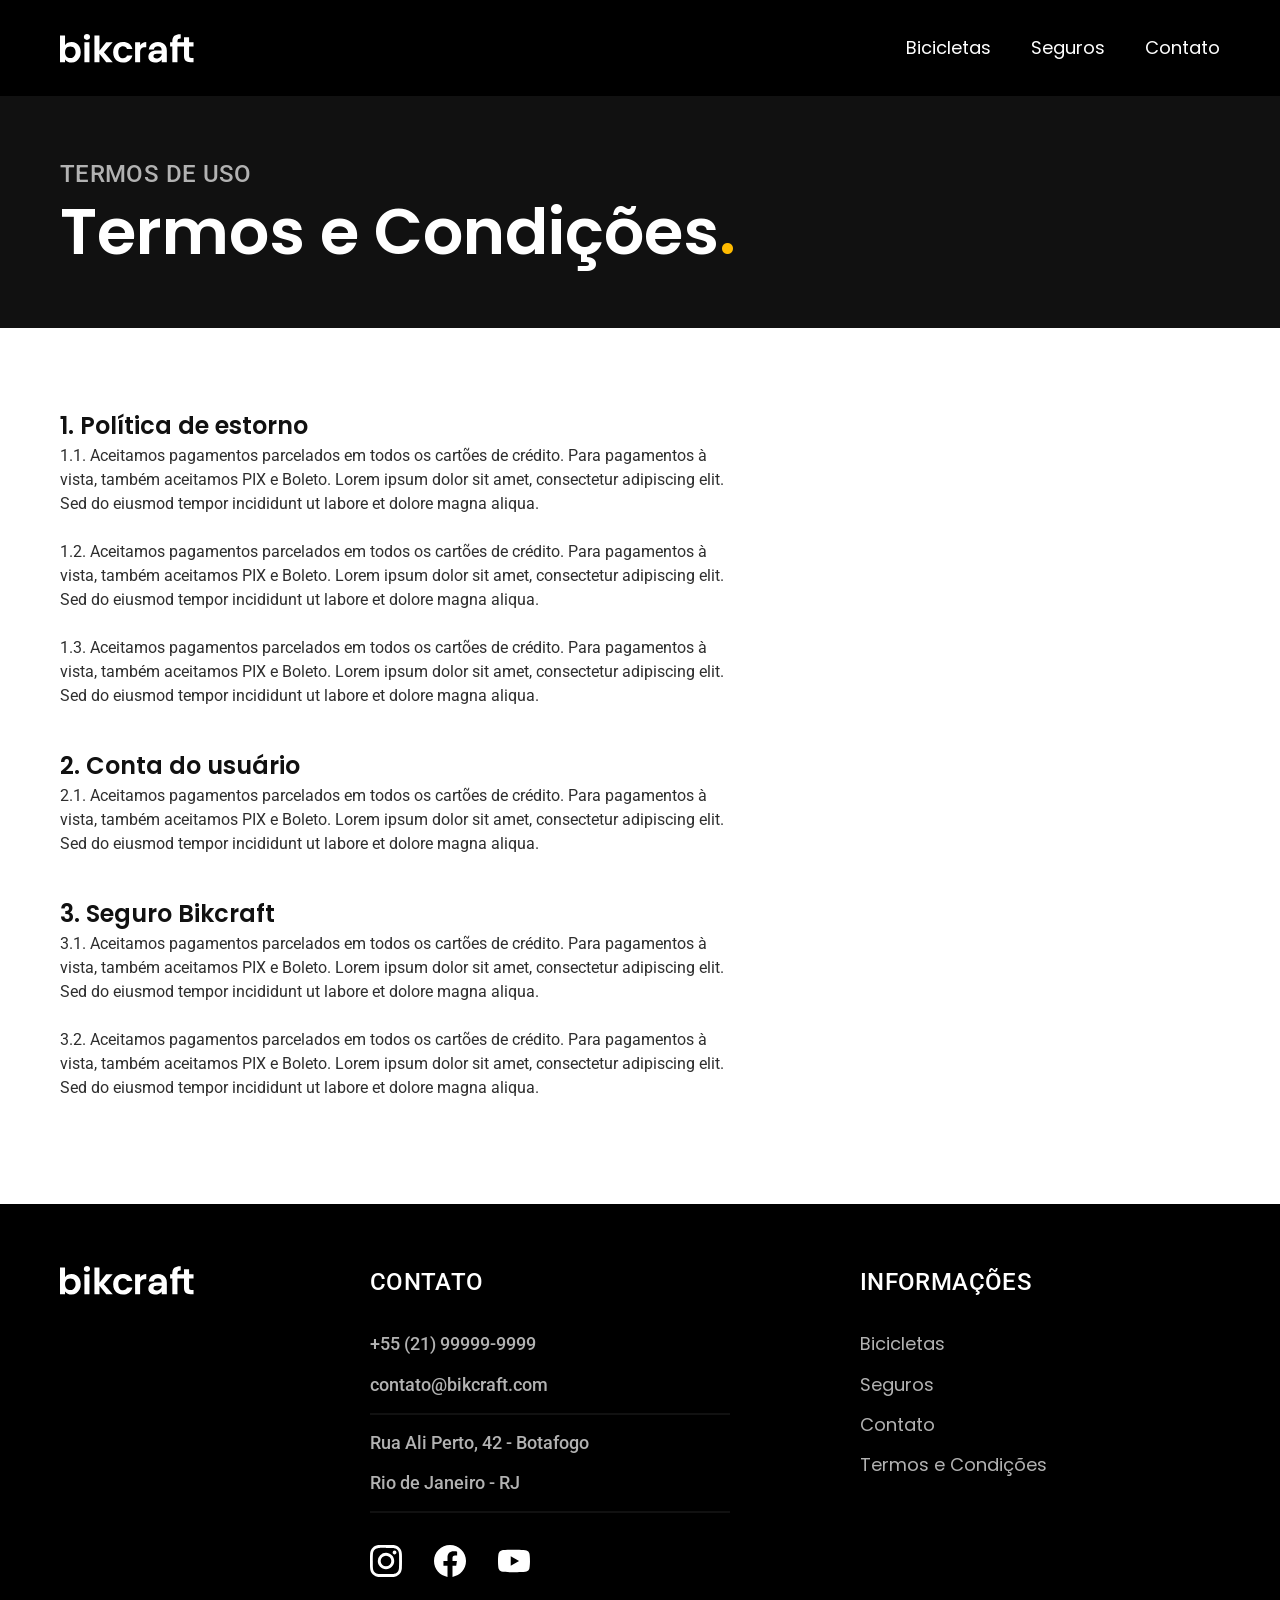
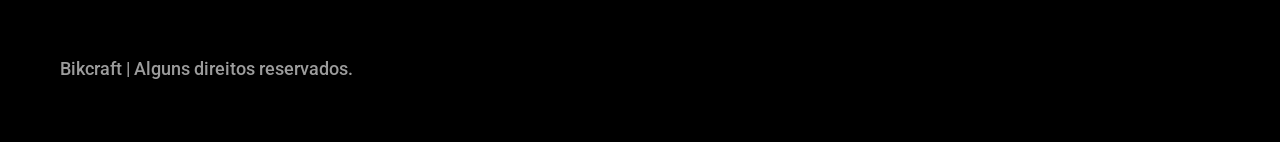
<file: termos.html>
<!DOCTYPE html>

<html lang="pt-br">

<head>
    <meta charset="UTF-8">
    <meta name="viewport" content="width=device-width, initial-scale=1.0">
    <meta name="description" content="Termos e Condições.">
    <title>Termos e Condições | Bikcraft</title>
    <link rel="stylesheet" href="./css/style.css">
    <link rel="preconnect" href="https://fonts.googleapis.com">
    <link rel="preconnect" href="https://fonts.gstatic.com" crossorigin>
    <link href="https://fonts.googleapis.com/css2?family=Merriweather:ital,opsz,wght@0,18..144,300..900;1,18..144,300..900&family=Poppins:wght@400;600&family=Roboto:ital,wght@0,100..900;1,100..900&display=swap" rel="stylesheet">
</head>

<body id="termos">
    <header class="header-bg">
        <div class="header container">
            <a href="./">
                <img src="./img/bikcraft.svg" alt="Logo da Bikcraft">
            </a>

            <nav aria-label="primaria">
                <ul class="header-menu font-1-m cor-0">
                    <li><a href="./bicicletas.html">Bicicletas</a></li>
                    <li><a href="./seguros.html">Seguros</a></li>
                    <li><a href="./contato.html">Contato</a></li>
                </ul>
            </nav>
        </div>
    </header>

    <main>
        <div class="titulo-bg">
            <div class="titulo container">
                <p class="font-2-l-b cor-5">Termos de uso</p>
                <h1 class="font-1-xxl cor-0">Termos e Condições<span class="cor-p1">.</span></h1>
            </div>
        </div>

        <div class="termos font-2-s cor-10 container">
            <h2 class="font-1-l cor-11">1. Política de estorno</h2>
            <p>1.1. Aceitamos pagamentos parcelados em todos os cartões de crédito. Para pagamentos à vista, também aceitamos PIX e Boleto. Lorem ipsum dolor sit amet, consectetur adipiscing elit. Sed do eiusmod tempor incididunt ut labore et dolore magna aliqua.</p>
            <p>1.2. Aceitamos pagamentos parcelados em todos os cartões de crédito. Para pagamentos à vista, também aceitamos PIX e Boleto. Lorem ipsum dolor sit amet, consectetur adipiscing elit. Sed do eiusmod tempor incididunt ut labore et dolore magna aliqua.</p>
            <p>1.3. Aceitamos pagamentos parcelados em todos os cartões de crédito. Para pagamentos à vista, também aceitamos PIX e Boleto. Lorem ipsum dolor sit amet, consectetur adipiscing elit. Sed do eiusmod tempor incididunt ut labore et dolore magna aliqua.</p>
            <h2 class="font-1-l cor-11">2. Conta do usuário</h2>
            <p>2.1. Aceitamos pagamentos parcelados em todos os cartões de crédito. Para pagamentos à vista, também aceitamos PIX e Boleto. Lorem ipsum dolor sit amet, consectetur adipiscing elit. Sed do eiusmod tempor incididunt ut labore et dolore magna aliqua.</p>
            <h2 class="font-1-l cor-11">3. Seguro Bikcraft</h2>
            <p>3.1. Aceitamos pagamentos parcelados em todos os cartões de crédito. Para pagamentos à vista, também aceitamos PIX e Boleto. Lorem ipsum dolor sit amet, consectetur adipiscing elit. Sed do eiusmod tempor incididunt ut labore et dolore magna aliqua.</p>
            <p>3.2. Aceitamos pagamentos parcelados em todos os cartões de crédito. Para pagamentos à vista, também aceitamos PIX e Boleto. Lorem ipsum dolor sit amet, consectetur adipiscing elit. Sed do eiusmod tempor incididunt ut labore et dolore magna aliqua.</p>
        </div>
    </main>

    <footer class="footer-bg">
        <div class="footer container">
            <img src="./img/bikcraft.svg" alt="">
            <div class="footer-contato">
                <h3 class="font-2-l-b cor-0">Contato</h3>
                <ul class="font-2-m cor-5">
                    <li><a href="tel:+5521999999999">+55 (21) 99999-9999</a></li>
                    <li><a href="mailto:contato@bikcraft.com">contato@bikcraft.com</a></li>
                    <li>Rua Ali Perto, 42 - Botafogo</li>
                    <li>Rio de Janeiro - RJ</li>
                </ul>
                <div class="footer-redes">
                    <a href="./">
                        <img src="./img/redes/instagram.svg" alt="Instagram">
                    </a>
                    <a href="./">
                        <img src="./img/redes/facebook.svg" alt="Facebook">
                    </a>
                    <a href="./">
                        <img src="./img/redes/youtube.svg" alt="Youtube">
                    </a>
                </div>
            </div>
            <div class="footer-informacoes">
                <h3 class="font-2-l-b cor-0">Informações</h3>
                <nav>
                    <ul class="font-1-m cor-5">
                        <li><a href="./bicicletas.html">Bicicletas</a></li>
                        <li><a href="./seguros.html">Seguros</a></li>
                        <li><a href="./contato.html">Contato</a></li>
                        <li><a href="./termos.html">Termos e Condições</a></li>
                    </ul>
                </nav>
            </div>
            <p class="footer-copy font-2-m cor-6">Bikcraft | Alguns direitos reservados.</p>
        </div>
    </footer>
</body>

</html>
</file>
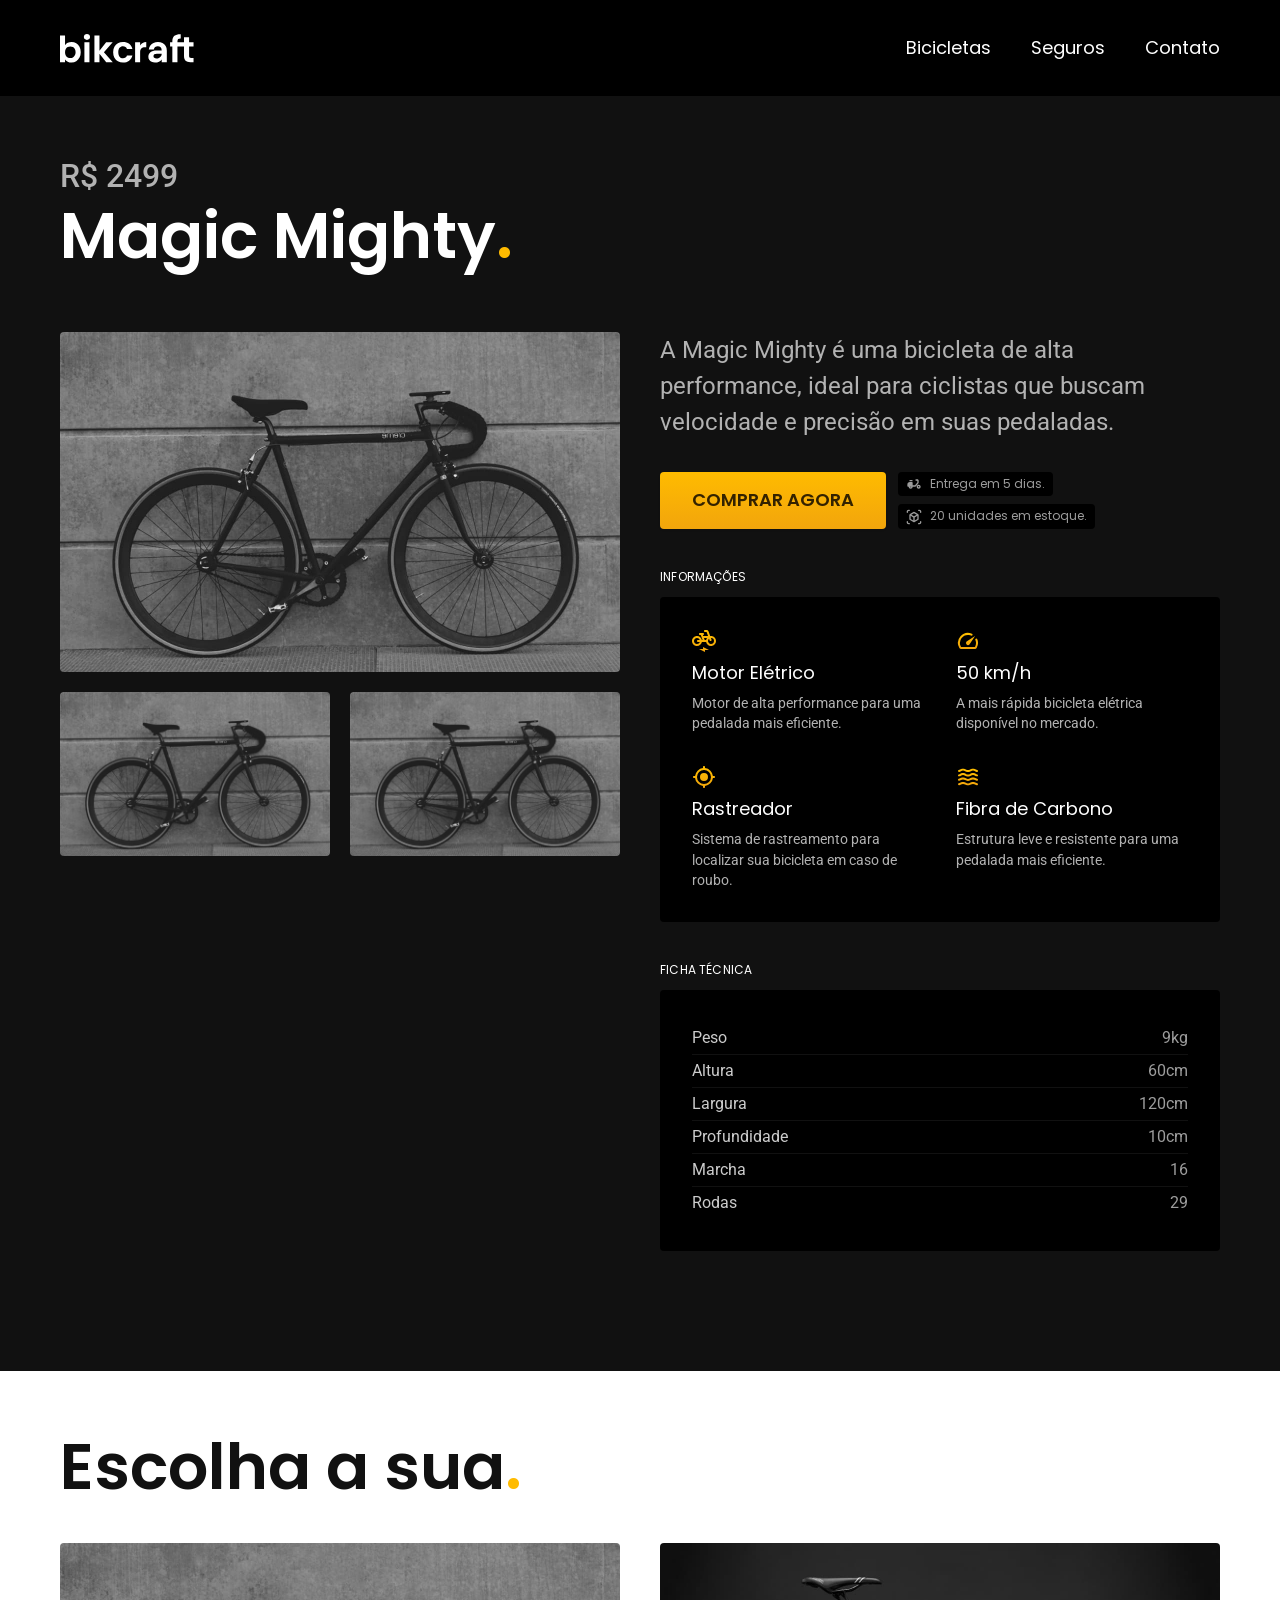
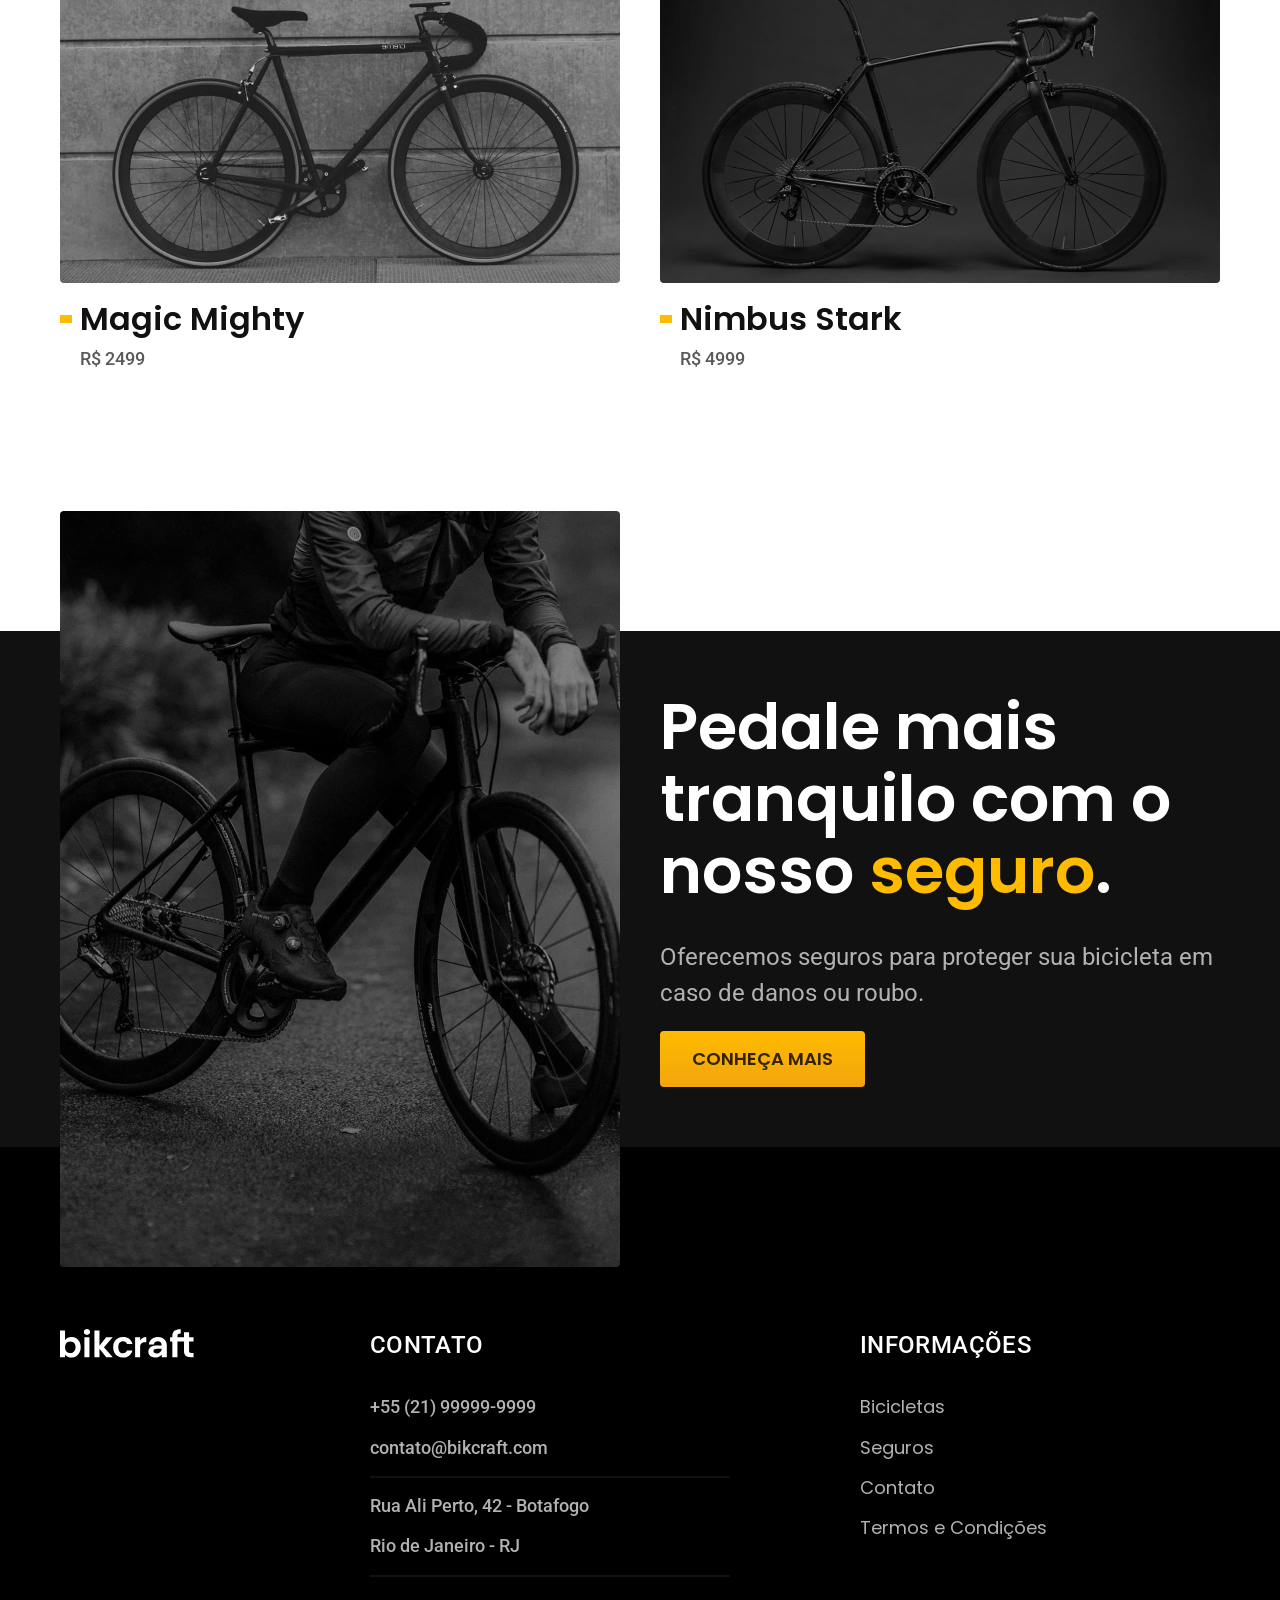
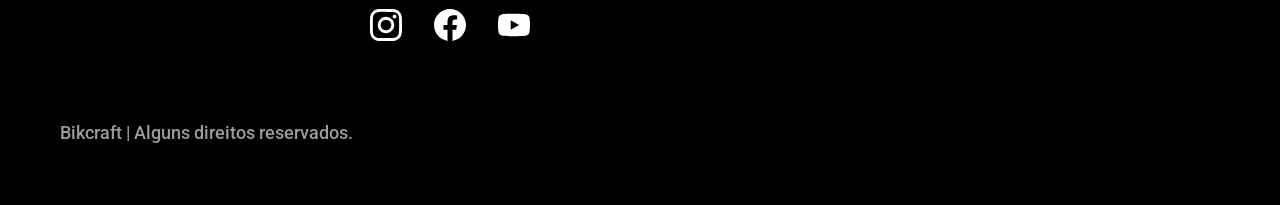
<file: bicicletas/magic.html>
<!DOCTYPE html>

<html lang="pt-br">

<head>
    <meta charset="UTF-8">
    <meta name="viewport" content="width=device-width, initial-scale=1.0">
    <meta name="description" content="Bicicleta Magic Mighty.">
    <title>Magic Mighty | Bikcraft</title>
    <link rel="stylesheet" href="../css/style.css">
    <link rel="preconnect" href="https://fonts.googleapis.com">
    <link rel="preconnect" href="https://fonts.gstatic.com" crossorigin>
    <link href="https://fonts.googleapis.com/css2?family=Merriweather:ital,opsz,wght@0,18..144,300..900;1,18..144,300..900&family=Poppins:wght@400;600&family=Roboto:ital,wght@0,100..900;1,100..900&display=swap" rel="stylesheet">
</head>

<body id="bicicleta">
    <header class="header-bg">
        <div class="header container">
            <a href="../">
                <img src="../img/bikcraft.svg" alt="Logo da Bikcraft">
            </a>

            <nav aria-label="primaria">
                <ul class="header-menu font-1-m cor-0">
                    <li><a href="../bicicletas.html">Bicicletas</a></li>
                    <li><a href="../seguros.html">Seguros</a></li>
                    <li><a href="../contato.html">Contato</a></li>
                </ul>
            </nav>
        </div>
    </header>

    <main class="titulo-bg">
        <div>
            <div class="titulo container">
                <p class="font-2-xl cor-5">R$ 2499</p>
                <h1 class="font-1-xxl cor-0">Magic Mighty<span class="cor-p1">.</span></h1>
            </div>
        </div>
        <div class="bicicleta container">
            <div class="bicicleta-imagens">
                <img src="../img/bicicleta/magic1.jpg" alt="">
                <img src="../img/bicicleta/magic2.jpg" alt="">
                <img src="../img/bicicleta/magic3.jpg" alt="">
            </div>
            <div class="bicicleta-conteudo">
                <p class="font-2-l cor-5">A Magic Mighty é uma bicicleta de alta performance, ideal para ciclistas que buscam velocidade e precisão em suas pedaladas.</p>
                <div class="bicicleta-comprar">
                    <a class="botao" href="../orcamento.html">Comprar Agora</a>
                    <span class="font-1-xs cor-6"><img src="../img/icones/entrega.svg" alt="">Entrega em 5 dias.</span>
                    <span class="font-1-xs cor-6"><img src="../img/icones/estoque.svg" alt="">20 unidades em estoque.</span>

                </div>
                <h2 class="font-1-xs cor-0">Informações</h2>
                <ul class="bicicleta-informacoes">
                    <li>
                        <img src="../img/icones/eletrica.svg" alt="">
                        <h3 class="font-1-m cor-0">Motor Elétrico</h3>
                        <p class="font-2-xs cor-5">Motor de alta performance para uma pedalada mais eficiente.</p>
                    </li>
                    <li>
                        <img src="../img/icones/velocidade.svg" alt="">
                        <h3 class="font-1-m cor-0">50 km/h</h3>
                        <p class="font-2-xs cor-5">A mais rápida bicicleta elétrica disponível no mercado.</p>
                    </li>
                    <li>
                        <img src="../img/icones/rastreador.svg" alt="">
                        <h3 class="font-1-m cor-0">Rastreador</h3>
                        <p class="font-2-xs cor-5">Sistema de rastreamento para localizar sua bicicleta em caso de roubo.</p>
                    </li>
                    <li>
                        <img src="../img/icones/carbono.svg" alt="">
                        <h3 class="font-1-m cor-0">Fibra de Carbono</h3>
                        <p class="font-2-xs cor-5">Estrutura leve e resistente para uma pedalada mais eficiente.</p>
                    </li>
                </ul>
                <h2 class="font-1-xs cor-0">Ficha Técnica</h2>
                <ul class="bicicleta-ficha font-2-s cor-4">
                    <li>Peso<span>9kg</span></li>
                    <li>Altura<span>60cm</span></li>
                    <li>Largura<span>120cm</span></li>
                    <li>Profundidade<span>10cm</span></li>
                    <li>Marcha<span>16</span></li>
                    <li>Rodas<span>29</span></li>
                </ul>
            </div>
        </div>
    </main>

    <article class="bicicletas-lista container">
        <h2 class="font-1-xxl">Escolha a sua<span class="cor-p1">.</span></h2>

        <ul>
            <li>
                <a href="./magic.html">
                    <img src="../img/bicicletas/magic.jpg" alt="Bicicleta preta">
                    <h3 CLASS="font-1-xl">Magic Mighty</h3>
                    <span class="font-2-m cor-8">R$ 2499</span>
                </a>
            </li>
            <li>
                <a href="./nimbus.html">
                    <img src="../img/bicicletas/nimbus.jpg" alt="Bicicleta preta">
                    <h3 CLASS="font-1-xl">Nimbus Stark</h3>
                    <span class="font-2-m cor-8">R$ 4999</span>
                </a>
            </li>
        </ul>
    </article>

    <article class="seguro-bg">
        <div class="seguro container">
            <div class="seguro-imagem">
                <img src="../img/fotos/seguros.jpg" alt="Pessoa parada em cima de uma bicicleta.">
            </div>
            <div class="seguro-conteudo">
                <h2 class="font-1-xxl cor-0">Pedale mais tranquilo com o nosso <span class="cor-p1">seguro</span>.</h2>
                <p class="font-2-l cor-5">Oferecemos seguros para proteger sua bicicleta em caso de danos ou roubo.</p>
                <a class="botao" href="../seguros.html">Conheça Mais</a>
            </div>
        </div>
    </article>

    <footer class="footer-bg">
        <div class="footer container">
            <img src="../img/bikcraft.svg" alt="">
            <div class="footer-contato">
                <h3 class="font-2-l-b cor-0">Contato</h3>
                <ul class="font-2-m cor-5">
                    <li><a href="tel:+5521999999999">+55 (21) 99999-9999</a></li>
                    <li><a href="mailto:contato@bikcraft.com">contato@bikcraft.com</a></li>
                    <li>Rua Ali Perto, 42 - Botafogo</li>
                    <li>Rio de Janeiro - RJ</li>
                </ul>
                <div class="footer-redes">
                    <a href="../">
                        <img src="../img/redes/instagram.svg" alt="Instagram">
                    </a>
                    <a href="../">
                        <img src="../img/redes/facebook.svg" alt="Facebook">
                    </a>
                    <a href="../">
                        <img src="../img/redes/youtube.svg" alt="Youtube">
                    </a>
                </div>
            </div>
            <div class="footer-informacoes">
                <h3 class="font-2-l-b cor-0">Informações</h3>
                <nav>
                    <ul class="font-1-m cor-5">
                        <li><a href="../bicicletas.html">Bicicletas</a></li>
                        <li><a href="../seguros.html">Seguros</a></li>
                        <li><a href="../contato.html">Contato</a></li>
                        <li><a href="../termos.html">Termos e Condições</a></li>
                    </ul>
                </nav>
            </div>
            <p class="footer-copy font-2-m cor-6">Bikcraft | Alguns direitos reservados.</p>
        </div>
    </footer>
</body>

</html>
</file>
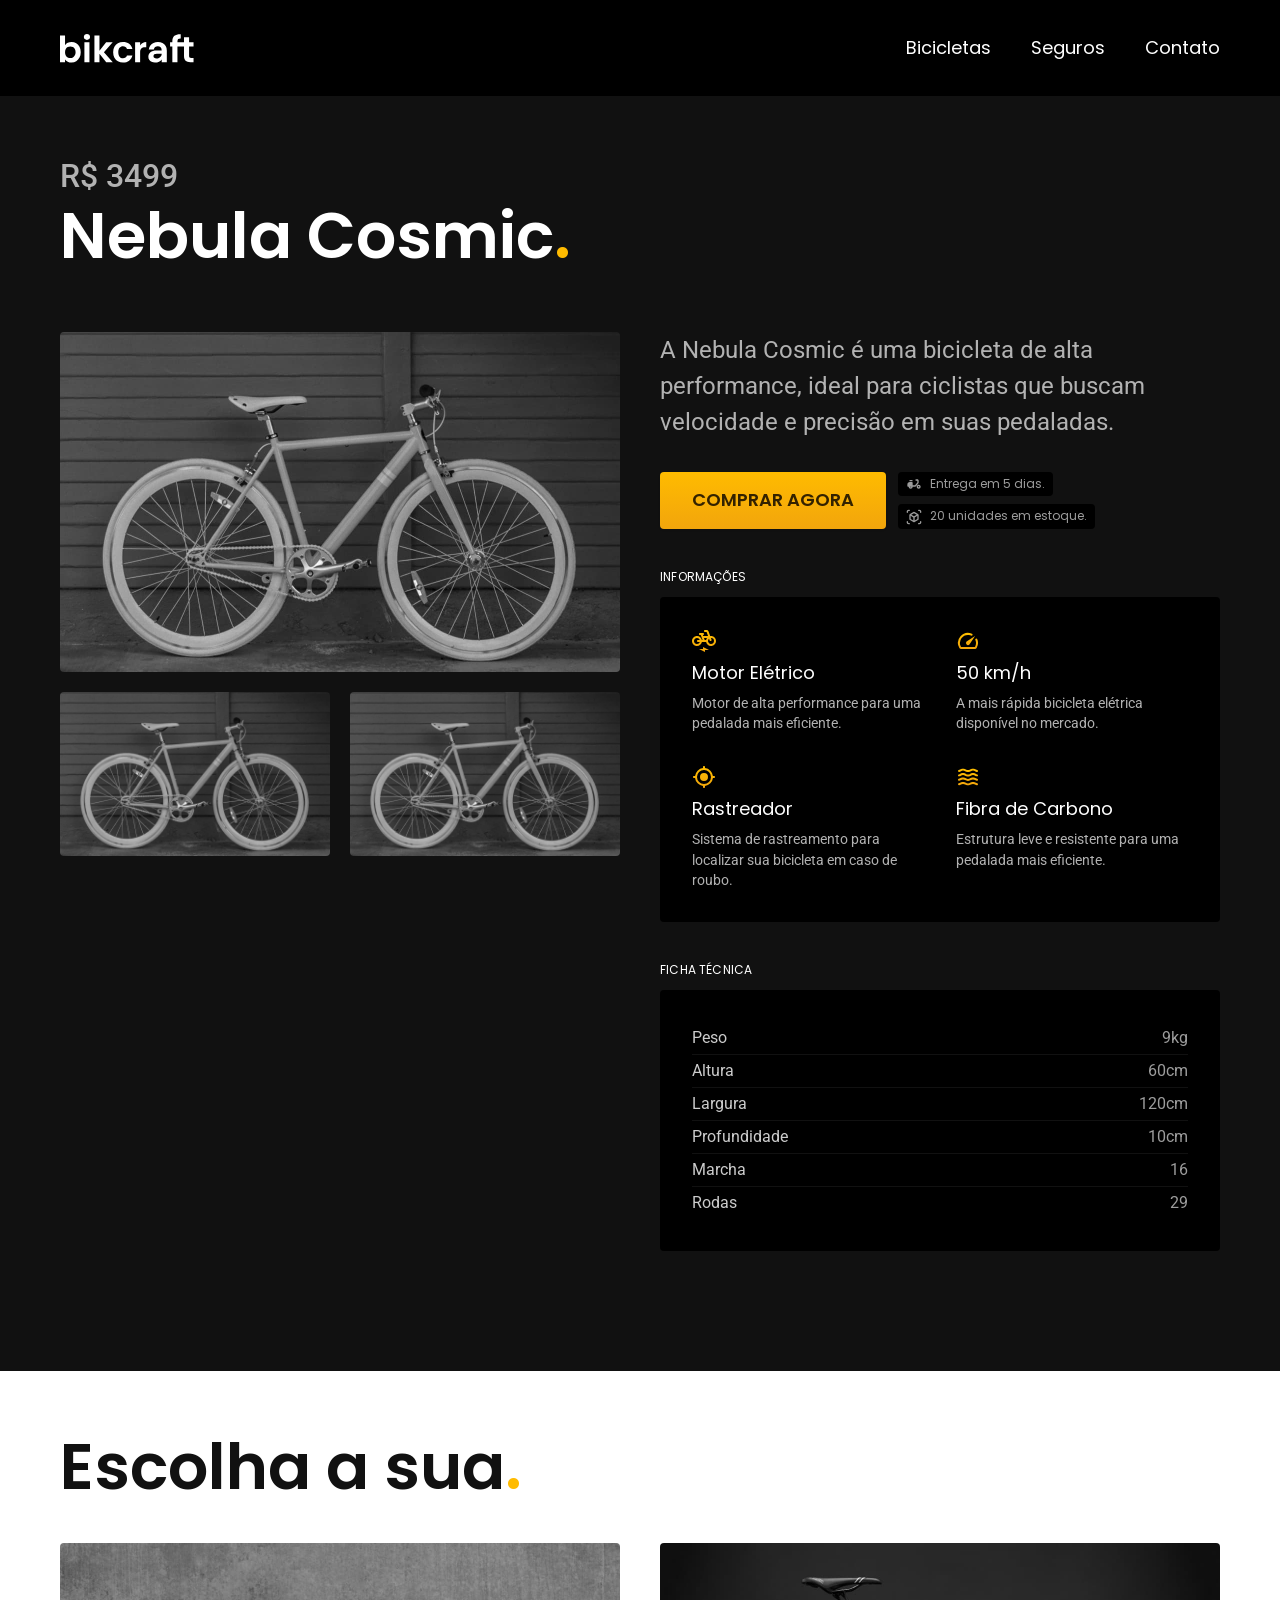
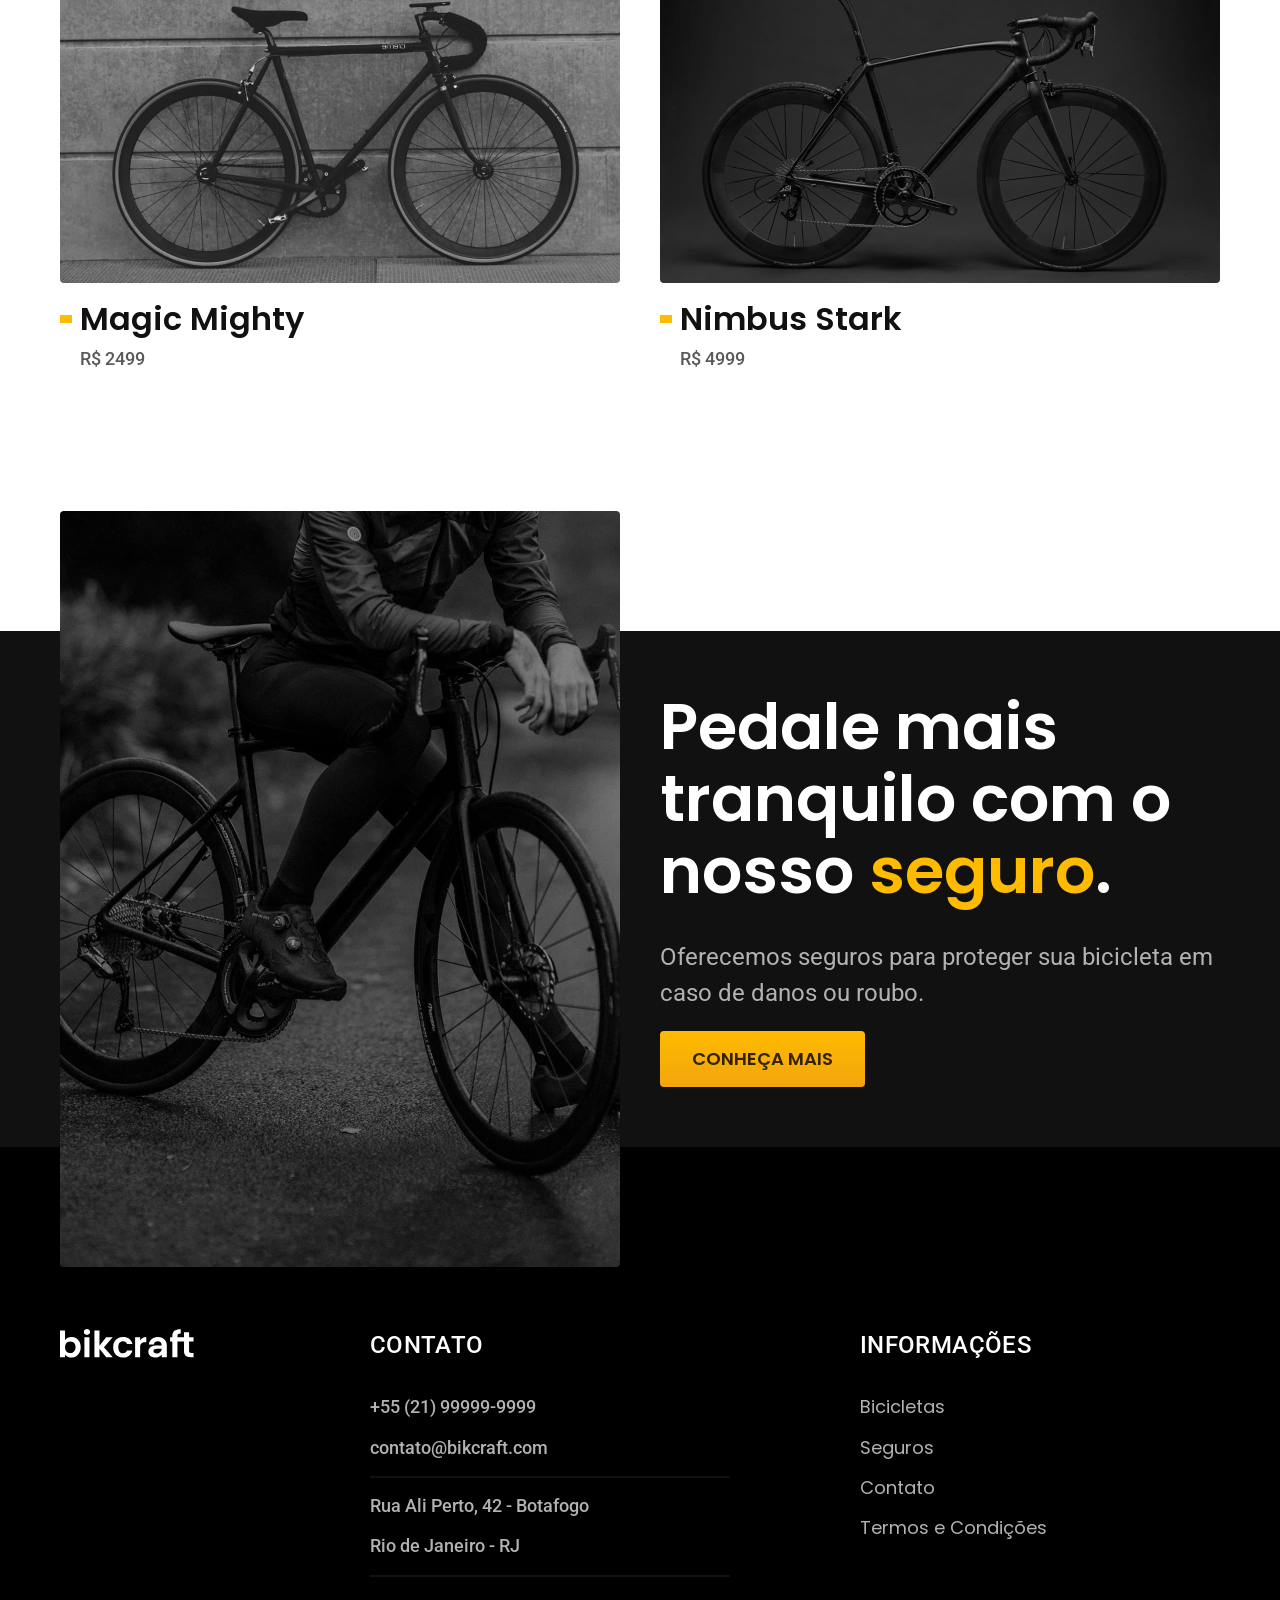
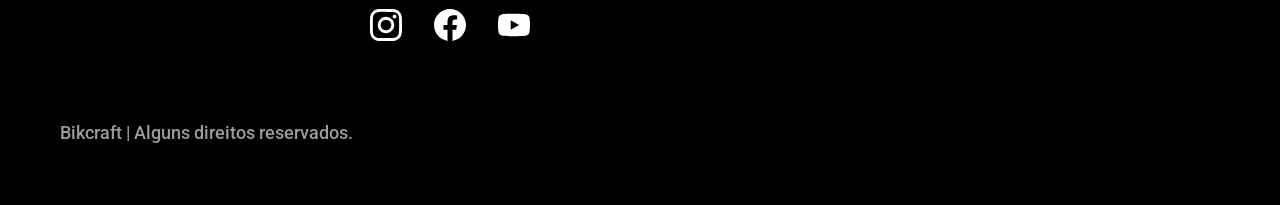
<file: bicicletas/nebula.html>
<!DOCTYPE html>

<html lang="pt-br">

<head>
    <meta charset="UTF-8">
    <meta name="viewport" content="width=device-width, initial-scale=1.0">
    <meta name="description" content="Bicicleta Nebula Cosmic.">
    <title>Nebula Cosmic | Bikcraft</title>
    <link rel="stylesheet" href="../css/style.css">
    <link rel="preconnect" href="https://fonts.googleapis.com">
    <link rel="preconnect" href="https://fonts.gstatic.com" crossorigin>
    <link href="https://fonts.googleapis.com/css2?family=Merriweather:ital,opsz,wght@0,18..144,300..900;1,18..144,300..900&family=Poppins:wght@400;600&family=Roboto:ital,wght@0,100..900;1,100..900&display=swap" rel="stylesheet">
</head>

<body id="bicicleta">
    <header class="header-bg">
        <div class="header container">
            <a href="../">
                <img src="../img/bikcraft.svg" alt="Logo da Bikcraft">
            </a>

            <nav aria-label="primaria">
                <ul class="header-menu font-1-m cor-0">
                    <li><a href="../bicicletas.html">Bicicletas</a></li>
                    <li><a href="../seguros.html">Seguros</a></li>
                    <li><a href="../contato.html">Contato</a></li>
                </ul>
            </nav>
        </div>
    </header>

    <main class="titulo-bg">
        <div>
            <div class="titulo container">
                <p class="font-2-xl cor-5">R$ 3499</p>
                <h1 class="font-1-xxl cor-0">Nebula Cosmic<span class="cor-p1">.</span></h1>
            </div>
        </div>
        <div class="bicicleta container">
            <div class="bicicleta-imagens">
                <img src="../img/bicicleta/nebula1.jpg" alt="">
                <img src="../img/bicicleta/nebula2.jpg" alt="">
                <img src="../img/bicicleta/nebula3.jpg" alt="">
            </div>
            <div class="bicicleta-conteudo">
                <p class="font-2-l cor-5">A Nebula Cosmic é uma bicicleta de alta performance, ideal para ciclistas que buscam velocidade e precisão em suas pedaladas.</p>
                <div class="bicicleta-comprar">
                    <a class="botao" href="../orcamento.html">Comprar Agora</a>
                    <span class="font-1-xs cor-6"><img src="../img/icones/entrega.svg" alt="">Entrega em 5 dias.</span>
                    <span class="font-1-xs cor-6"><img src="../img/icones/estoque.svg" alt="">20 unidades em estoque.</span>

                </div>
                <h2 class="font-1-xs cor-0">Informações</h2>
                <ul class="bicicleta-informacoes">
                    <li>
                        <img src="../img/icones/eletrica.svg" alt="">
                        <h3 class="font-1-m cor-0">Motor Elétrico</h3>
                        <p class="font-2-xs cor-5">Motor de alta performance para uma pedalada mais eficiente.</p>
                    </li>
                    <li>
                        <img src="../img/icones/velocidade.svg" alt="">
                        <h3 class="font-1-m cor-0">50 km/h</h3>
                        <p class="font-2-xs cor-5">A mais rápida bicicleta elétrica disponível no mercado.</p>
                    </li>
                    <li>
                        <img src="../img/icones/rastreador.svg" alt="">
                        <h3 class="font-1-m cor-0">Rastreador</h3>
                        <p class="font-2-xs cor-5">Sistema de rastreamento para localizar sua bicicleta em caso de roubo.</p>
                    </li>
                    <li>
                        <img src="../img/icones/carbono.svg" alt="">
                        <h3 class="font-1-m cor-0">Fibra de Carbono</h3>
                        <p class="font-2-xs cor-5">Estrutura leve e resistente para uma pedalada mais eficiente.</p>
                    </li>
                </ul>
                <h2 class="font-1-xs cor-0">Ficha Técnica</h2>
                <ul class="bicicleta-ficha font-2-s cor-4">
                    <li>Peso<span>9kg</span></li>
                    <li>Altura<span>60cm</span></li>
                    <li>Largura<span>120cm</span></li>
                    <li>Profundidade<span>10cm</span></li>
                    <li>Marcha<span>16</span></li>
                    <li>Rodas<span>29</span></li>
                </ul>
            </div>
        </div>
    </main>

    <article class="bicicletas-lista container">
        <h2 class="font-1-xxl">Escolha a sua<span class="cor-p1">.</span></h2>

        <ul>
            <li>
                <a href="./magic.html">
                    <img src="../img/bicicletas/magic.jpg" alt="Bicicleta preta">
                    <h3 CLASS="font-1-xl">Magic Mighty</h3>
                    <span class="font-2-m cor-8">R$ 2499</span>
                </a>
            </li>
            <li>
                <a href="./nimbus.html">
                    <img src="../img/bicicletas/nimbus.jpg" alt="Bicicleta preta">
                    <h3 CLASS="font-1-xl">Nimbus Stark</h3>
                    <span class="font-2-m cor-8">R$ 4999</span>
                </a>
            </li>
        </ul>
    </article>

    <article class="seguro-bg">
        <div class="seguro container">
            <div class="seguro-imagem">
                <img src="../img/fotos/seguros.jpg" alt="Pessoa parada em cima de uma bicicleta.">
            </div>
            <div class="seguro-conteudo">
                <h2 class="font-1-xxl cor-0">Pedale mais tranquilo com o nosso <span class="cor-p1">seguro</span>.</h2>
                <p class="font-2-l cor-5">Oferecemos seguros para proteger sua bicicleta em caso de danos ou roubo.</p>
                <a class="botao" href="../seguros.html">Conheça Mais</a>
            </div>
        </div>
    </article>

    <footer class="footer-bg">
        <div class="footer container">
            <img src="../img/bikcraft.svg" alt="">
            <div class="footer-contato">
                <h3 class="font-2-l-b cor-0">Contato</h3>
                <ul class="font-2-m cor-5">
                    <li><a href="tel:+5521999999999">+55 (21) 99999-9999</a></li>
                    <li><a href="mailto:contato@bikcraft.com">contato@bikcraft.com</a></li>
                    <li>Rua Ali Perto, 42 - Botafogo</li>
                    <li>Rio de Janeiro - RJ</li>
                </ul>
                <div class="footer-redes">
                    <a href="../">
                        <img src="../img/redes/instagram.svg" alt="Instagram">
                    </a>
                    <a href="../">
                        <img src="../img/redes/facebook.svg" alt="Facebook">
                    </a>
                    <a href="../">
                        <img src="../img/redes/youtube.svg" alt="Youtube">
                    </a>
                </div>
            </div>
            <div class="footer-informacoes">
                <h3 class="font-2-l-b cor-0">Informações</h3>
                <nav>
                    <ul class="font-1-m cor-5">
                        <li><a href="../bicicletas.html">Bicicletas</a></li>
                        <li><a href="../seguros.html">Seguros</a></li>
                        <li><a href="../contato.html">Contato</a></li>
                        <li><a href="../termos.html">Termos e Condições</a></li>
                    </ul>
                </nav>
            </div>
            <p class="footer-copy font-2-m cor-6">Bikcraft | Alguns direitos reservados.</p>
        </div>
    </footer>
</body>

</html>
</file>
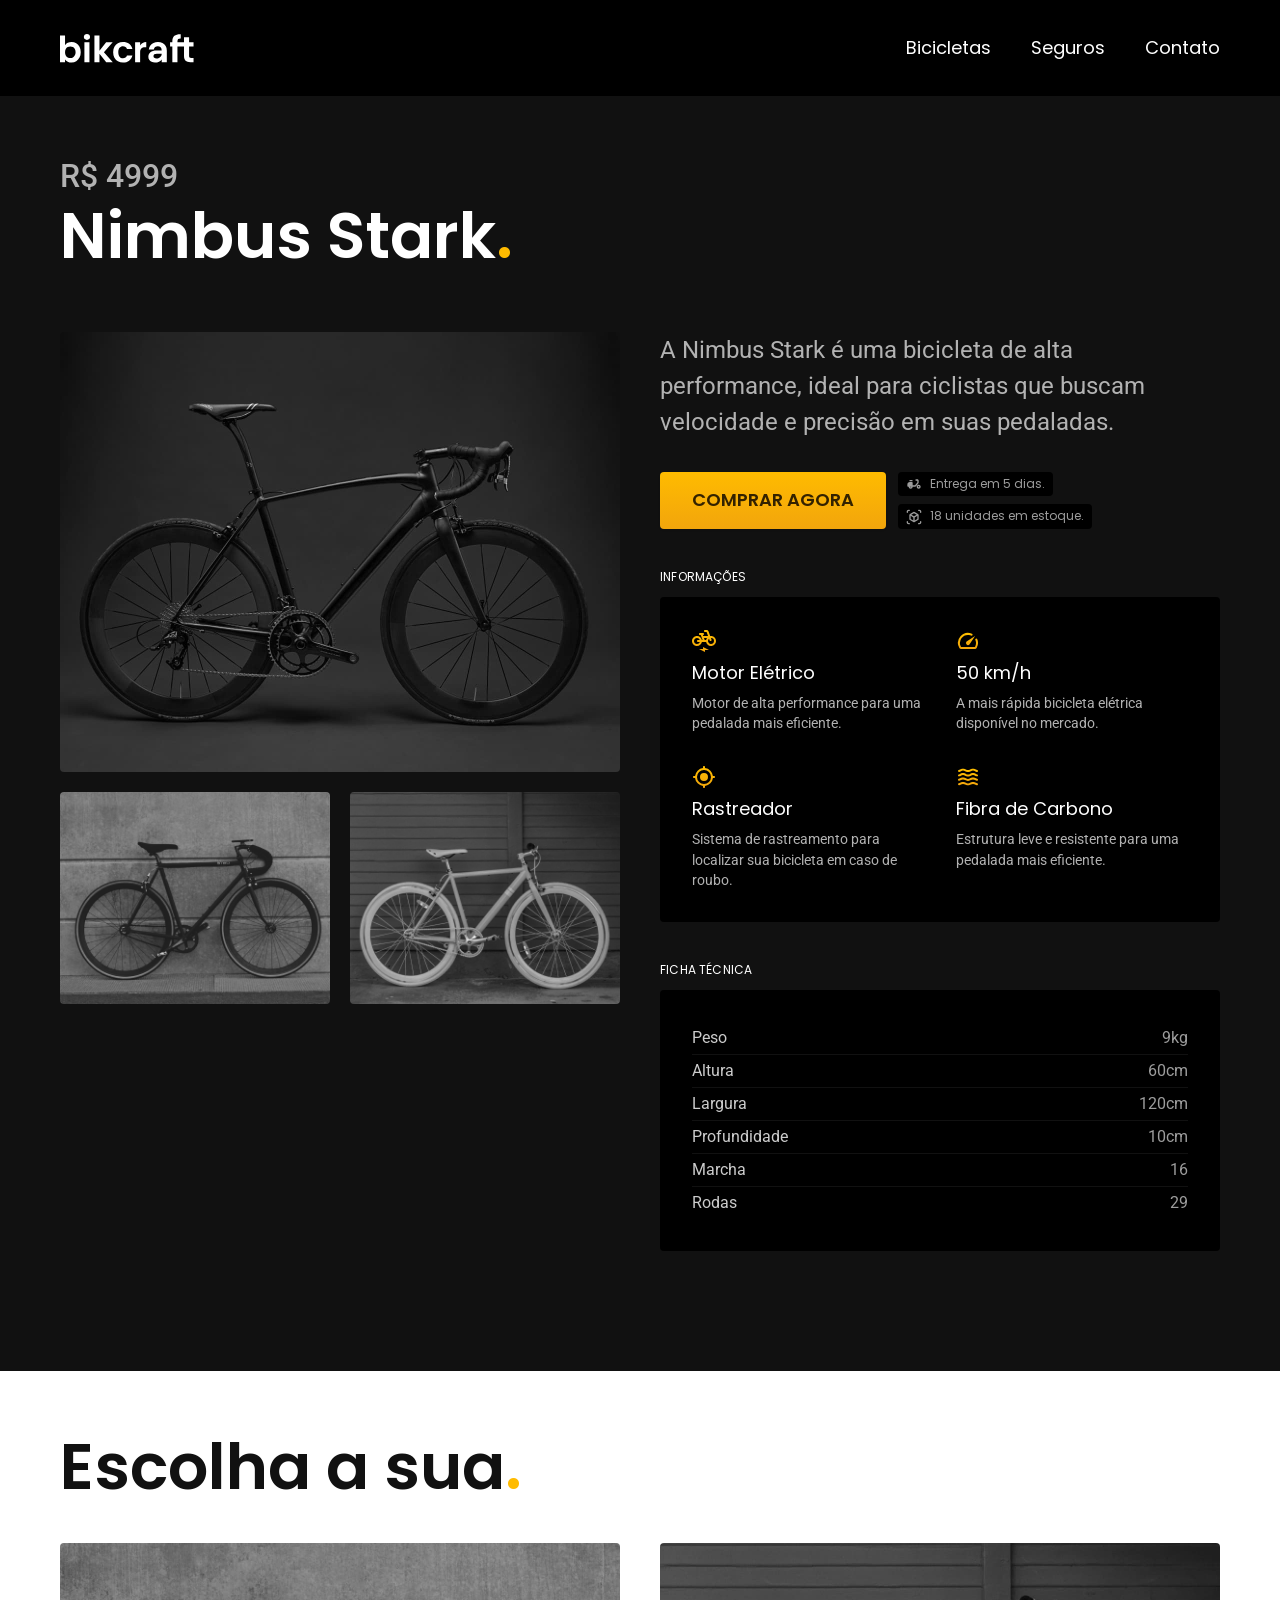
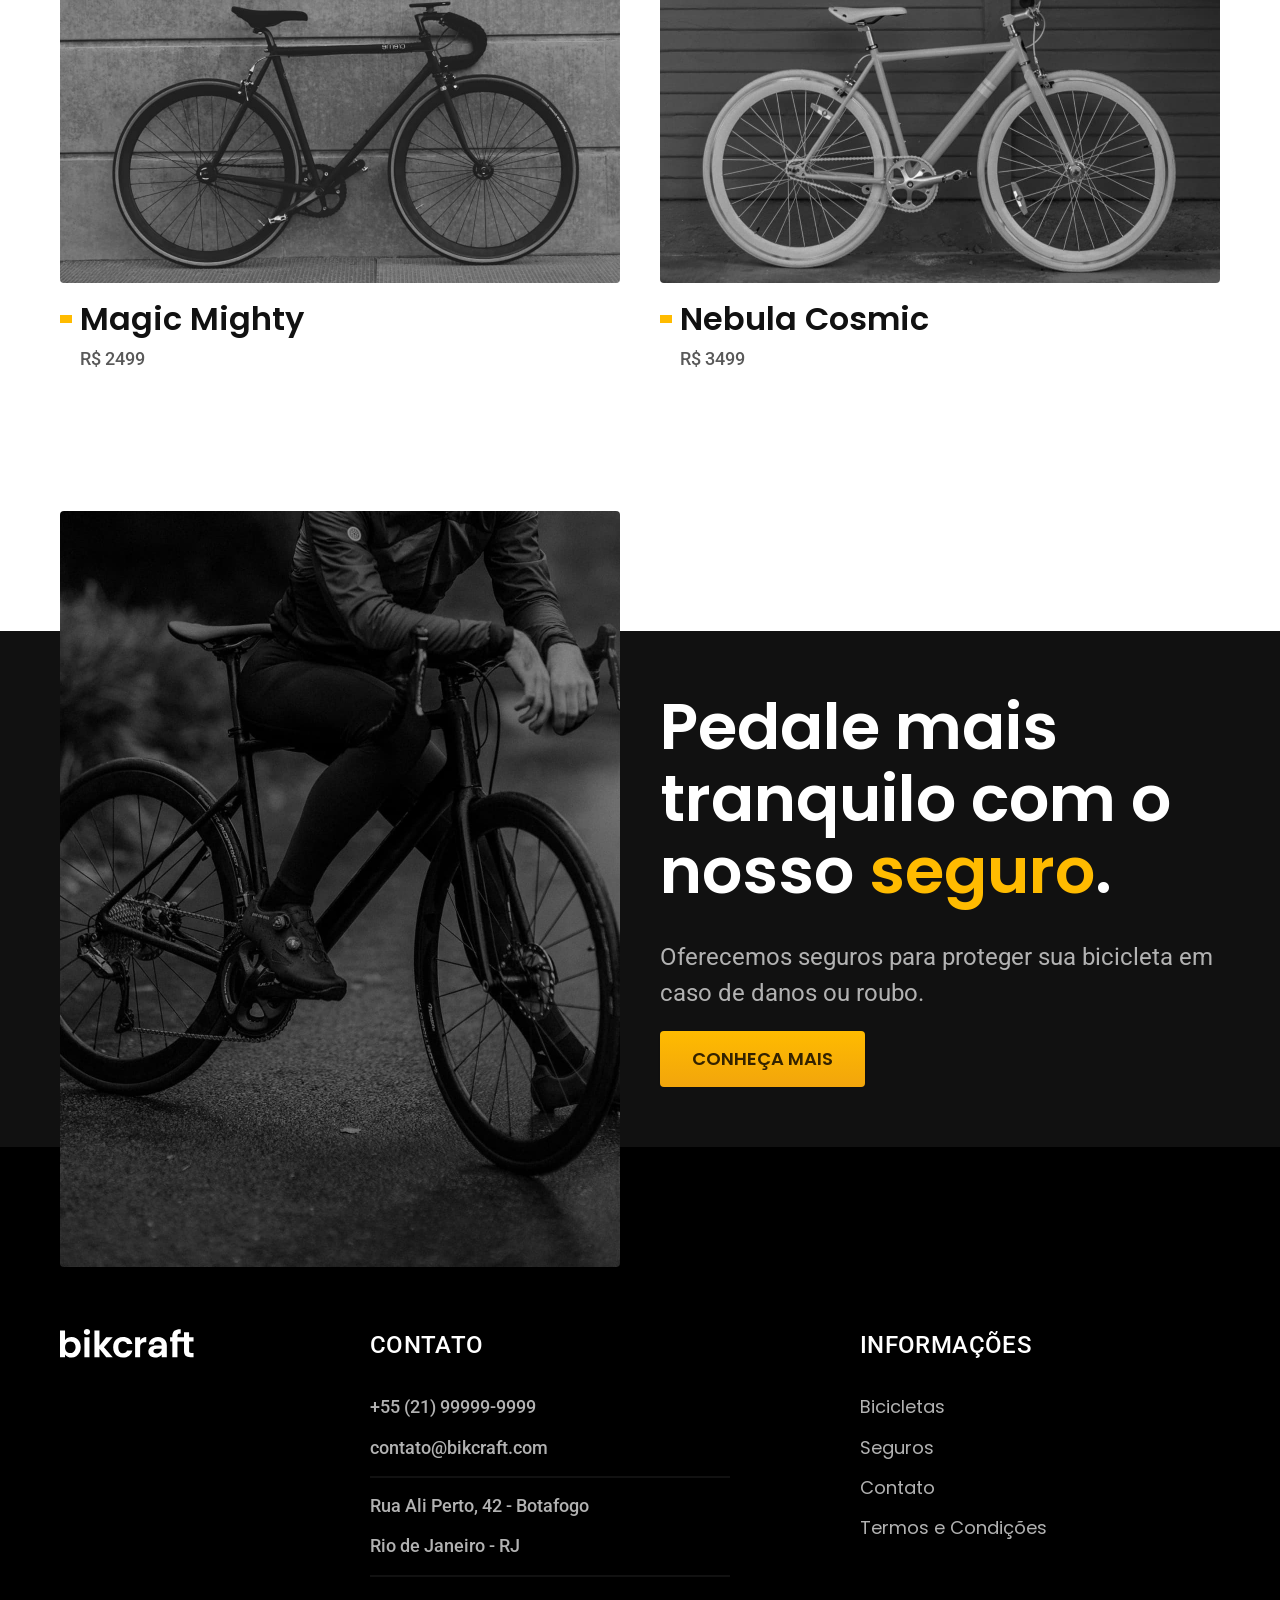
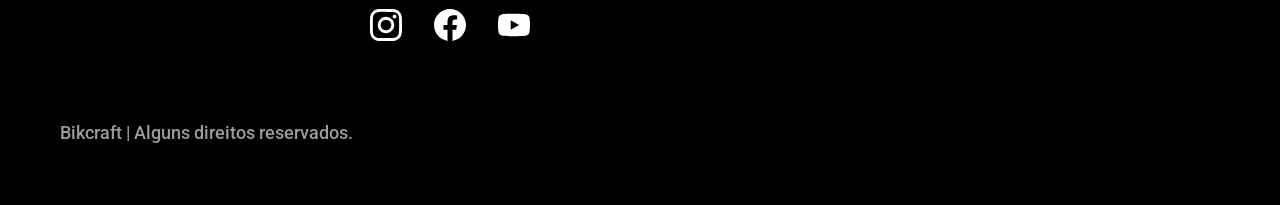
<file: bicicletas/nimbus.html>
<!DOCTYPE html>

<html lang="pt-br">

<head>
    <meta charset="UTF-8">
    <meta name="viewport" content="width=device-width, initial-scale=1.0">
    <meta name="description" content="Bicicleta Nimbus Stark.">
    <title>Nimbus Stark | Bikcraft</title>
    <link rel="stylesheet" href="../css/style.css">
    <link rel="preconnect" href="https://fonts.googleapis.com">
    <link rel="preconnect" href="https://fonts.gstatic.com" crossorigin>
    <link href="https://fonts.googleapis.com/css2?family=Merriweather:ital,opsz,wght@0,18..144,300..900;1,18..144,300..900&family=Poppins:wght@400;600&family=Roboto:ital,wght@0,100..900;1,100..900&display=swap" rel="stylesheet">
</head>

<body id="bicicleta">
    <header class="header-bg">
        <div class="header container">
            <a href="../">
                <img src="../img/bikcraft.svg" alt="Logo da Bikcraft">
            </a>

            <nav aria-label="primaria">
                <ul class="header-menu font-1-m cor-0">
                    <li><a href="../bicicletas.html">Bicicletas</a></li>
                    <li><a href="../seguros.html">Seguros</a></li>
                    <li><a href="../contato.html">Contato</a></li>
                </ul>
            </nav>
        </div>
    </header>

    <main class="titulo-bg">
        <div>
            <div class="titulo container">
                <p class="font-2-xl cor-5">R$ 4999</p>
                <h1 class="font-1-xxl cor-0">Nimbus Stark<span class="cor-p1">.</span></h1>
            </div>
        </div>
        <div class="bicicleta container">
            <div class="bicicleta-imagens">
                <img src="../img/bicicleta/nimbus1.jpg" alt="">
                <img src="../img/bicicleta/nimbus2.jpg" alt="">
                <img src="../img/bicicleta/nimbus3.jpg" alt="">
            </div>
            <div class="bicicleta-conteudo">
                <p class="font-2-l cor-5">A Nimbus Stark é uma bicicleta de alta performance, ideal para ciclistas que buscam velocidade e precisão em suas pedaladas.</p>
                <div class="bicicleta-comprar">
                    <a class="botao" href="../orcamento.html">Comprar Agora</a>
                    <span class="font-1-xs cor-6"><img src="../img/icones/entrega.svg" alt="">Entrega em 5 dias.</span>
                    <span class="font-1-xs cor-6"><img src="../img/icones/estoque.svg" alt="">18 unidades em estoque.</span>

                </div>
                <h2 class="font-1-xs cor-0">Informações</h2>
                <ul class="bicicleta-informacoes">
                    <li>
                        <img src="../img/icones/eletrica.svg" alt="">
                        <h3 class="font-1-m cor-0">Motor Elétrico</h3>
                        <p class="font-2-xs cor-5">Motor de alta performance para uma pedalada mais eficiente.</p>
                    </li>
                    <li>
                        <img src="../img/icones/velocidade.svg" alt="">
                        <h3 class="font-1-m cor-0">50 km/h</h3>
                        <p class="font-2-xs cor-5">A mais rápida bicicleta elétrica disponível no mercado.</p>
                    </li>
                    <li>
                        <img src="../img/icones/rastreador.svg" alt="">
                        <h3 class="font-1-m cor-0">Rastreador</h3>
                        <p class="font-2-xs cor-5">Sistema de rastreamento para localizar sua bicicleta em caso de roubo.</p>
                    </li>
                    <li>
                        <img src="../img/icones/carbono.svg" alt="">
                        <h3 class="font-1-m cor-0">Fibra de Carbono</h3>
                        <p class="font-2-xs cor-5">Estrutura leve e resistente para uma pedalada mais eficiente.</p>
                    </li>
                </ul>
                <h2 class="font-1-xs cor-0">Ficha Técnica</h2>
                <ul class="bicicleta-ficha font-2-s cor-4">
                    <li>Peso<span>9kg</span></li>
                    <li>Altura<span>60cm</span></li>
                    <li>Largura<span>120cm</span></li>
                    <li>Profundidade<span>10cm</span></li>
                    <li>Marcha<span>16</span></li>
                    <li>Rodas<span>29</span></li>
                </ul>
            </div>
        </div>
    </main>

    <article class="bicicletas-lista container">
        <h2 class="font-1-xxl">Escolha a sua<span class="cor-p1">.</span></h2>

        <ul>
            <li>
                <a href="./magic.html">
                    <img src="../img/bicicletas/magic.jpg" alt="Bicicleta preta">
                    <h3 CLASS="font-1-xl">Magic Mighty</h3>
                    <span class="font-2-m cor-8">R$ 2499</span>
                </a>
            </li>
            <li>
                <a href="./nebula.html">
                    <img src="../img/bicicletas/nebula.jpg" alt="Bicicleta preta">
                    <h3 CLASS="font-1-xl">Nebula Cosmic</h3>
                    <span class="font-2-m cor-8">R$ 3499</span>
                </a>
            </li>
        </ul>
    </article>

    <article class="seguro-bg">
        <div class="seguro container">
            <div class="seguro-imagem">
                <img src="../img/fotos/seguros.jpg" alt="Pessoa parada em cima de uma bicicleta.">
            </div>
            <div class="seguro-conteudo">
                <h2 class="font-1-xxl cor-0">Pedale mais tranquilo com o nosso <span class="cor-p1">seguro</span>.</h2>
                <p class="font-2-l cor-5">Oferecemos seguros para proteger sua bicicleta em caso de danos ou roubo.</p>
                <a class="botao" href="../seguros.html">Conheça Mais</a>
            </div>
        </div>
    </article>

    <footer class="footer-bg">
        <div class="footer container">
            <img src="../img/bikcraft.svg" alt="">
            <div class="footer-contato">
                <h3 class="font-2-l-b cor-0">Contato</h3>
                <ul class="font-2-m cor-5">
                    <li><a href="tel:+5521999999999">+55 (21) 99999-9999</a></li>
                    <li><a href="mailto:contato@bikcraft.com">contato@bikcraft.com</a></li>
                    <li>Rua Ali Perto, 42 - Botafogo</li>
                    <li>Rio de Janeiro - RJ</li>
                </ul>
                <div class="footer-redes">
                    <a href="../">
                        <img src="../img/redes/instagram.svg" alt="Instagram">
                    </a>
                    <a href="../">
                        <img src="../img/redes/facebook.svg" alt="Facebook">
                    </a>
                    <a href="../">
                        <img src="../img/redes/youtube.svg" alt="Youtube">
                    </a>
                </div>
            </div>
            <div class="footer-informacoes">
                <h3 class="font-2-l-b cor-0">Informações</h3>
                <nav>
                    <ul class="font-1-m cor-5">
                        <li><a href="../bicicletas.html">Bicicletas</a></li>
                        <li><a href="../seguros.html">Seguros</a></li>
                        <li><a href="../contato.html">Contato</a></li>
                        <li><a href="../termos.html">Termos e Condições</a></li>
                    </ul>
                </nav>
            </div>
            <p class="footer-copy font-2-m cor-6">Bikcraft | Alguns direitos reservados.</p>
        </div>
    </footer>
</body>

</html>
</file>
<file: css/style.css>
@import "./global/global.css";
@import "./utilidades/tipografia.css";
@import "./utilidades/cores.css";
@import "./global/header.css";
@import "./global/footer.css";

/* Utilidades */
@import "./utilidades/componentes.css";
@import "./utilidades/formulario.css";

/* Home */
@import "./home/introducao.css";
@import "./home/tecnologia.css";
@import "./home/parceiros.css";
@import "./home/depoimento.css";

/* Bicicletas */
@import "./bicicletas/bicicletas-lista.css";
@import "./bicicletas/bicicletas.css";

/* Bicicleta */
@import "./bicicleta/bicicleta.css";
@import "./bicicleta/seguro.css";

/* Seguros */
@import "./seguros/seguros.css";
@import "./seguros/vantagens.css";
@import "./seguros/perguntas.css";

/* Contato */
@import "./contato/contato.css";
@import "./contato/lojas.css";

/* Orçamento */
@import "./orcamento/orcamento.css";

/* Termos */
@import "./termos/termos.css";
</file>
